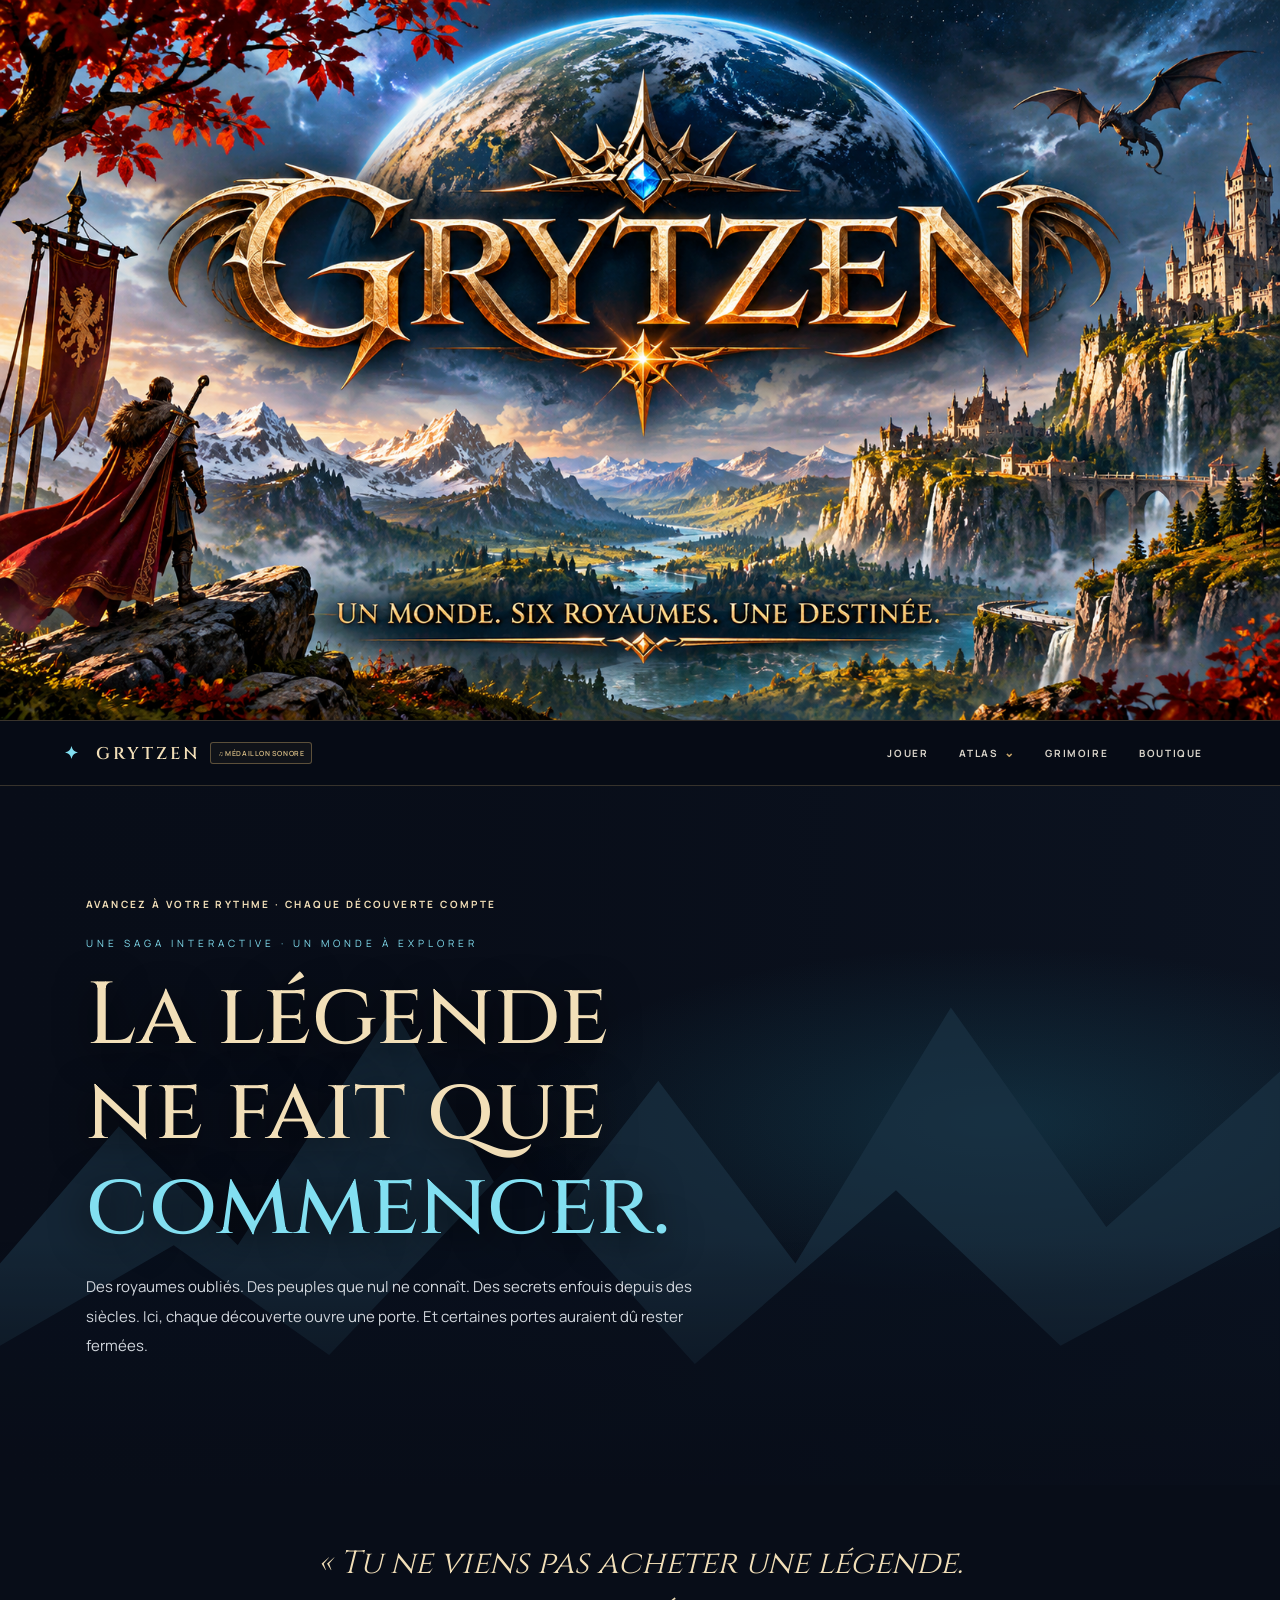
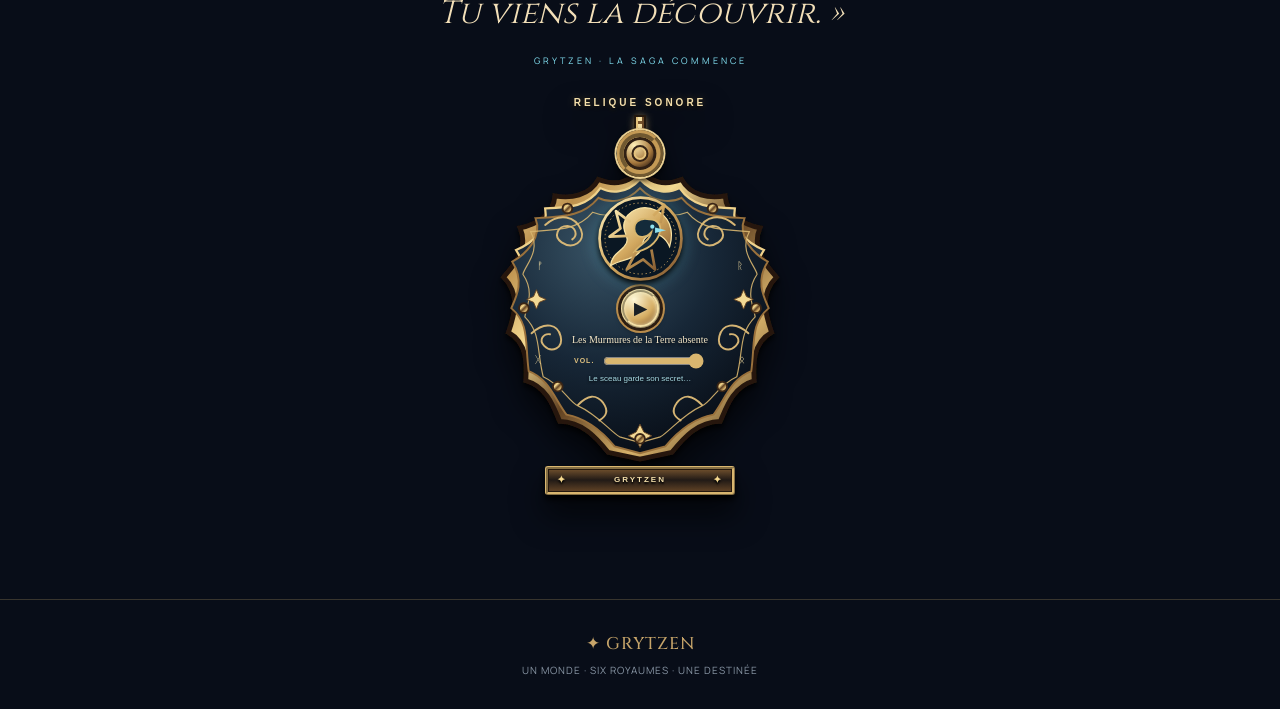
<file: index.html>
<!doctype html><html lang="fr"><head>
<meta charset="utf-8"><meta name="viewport" content="width=device-width, initial-scale=1">
<meta name="theme-color" content="#080d18">
<link rel="preconnect" href="https://fonts.googleapis.com"><link rel="preconnect" href="https://fonts.gstatic.com" crossorigin>
<link href="https://fonts.googleapis.com/css2?family=Cinzel:wght@400;500;600;700&family=Manrope:wght@400;500;600;700&display=swap" rel="stylesheet">
<link rel="stylesheet" href="css/style.css">

<meta name="description" content="Explorez GRYTZEN : un monde fantastique, six royaumes, des aventures, des secrets et des reliques à découvrir.">
<title>GRYTZEN — Un monde. Six royaumes. Une destinée.</title>
<style>
:root{--night:#080d18;--gold:#c7a56a;--pale:#f2dfb8;--ice:#82dff1;--line:rgba(210,178,119,.25)}
*{box-sizing:border-box}html{scroll-behavior:smooth}body{margin:0;background:var(--night);color:#f4efe5;font-family:Manrope,Arial,sans-serif;line-height:1.65}
.banner{width:100%;overflow:hidden;background:#050912;border-bottom:1px solid var(--line)}.banner img{width:100%;height:auto;display:block}


:root{--ff-night:#080d18;--ff-panel:#111b2a;--ff-gold:#c7a56a;--ff-pale:#f2dfb8;--ff-ice:#82dff1;--ff-muted:#aeb8c6;--ff-line:rgba(210,178,119,.24)}
*{box-sizing:border-box}body{background:var(--ff-night);color:#f4efe5}
.site-header{position:sticky;top:0;z-index:100;background:rgba(7,12,22,.94);backdrop-filter:blur(14px);border-bottom:1px solid var(--ff-line)}
.site-header .nav{max-width:1200px;margin:auto;display:flex;align-items:center;justify-content:space-between;gap:18px;padding:13px 24px}
.site-header .brand{font:600 17px Cinzel,Georgia,serif;letter-spacing:3px;color:var(--ff-pale);white-space:nowrap}.site-header .brand span{color:var(--ff-ice);margin-right:8px}
.site-header nav{display:flex;align-items:center;justify-content:center;gap:5px;flex-wrap:wrap}
.site-header nav a{display:flex;align-items:center;min-height:38px;padding:0 13px;color:#d9d4ca;font:700 10px Manrope,sans-serif;letter-spacing:1.6px}
.site-header nav a:hover,.site-header nav a[aria-current=page]{color:var(--ff-ice)}
footer{border-top:1px solid var(--ff-line);padding:32px 20px;text-align:center;color:#8996a5;font:10px Manrope,sans-serif;letter-spacing:1px}
footer strong{display:block;margin-bottom:8px;color:var(--ff-gold);font:500 17px Cinzel,serif}
.page-kicker{color:var(--ff-ice);font:700 10px Manrope,sans-serif;letter-spacing:3px;text-transform:uppercase}
.page-title{font:500 clamp(32px,5vw,58px)/1.15 Cinzel,Georgia,serif;color:var(--ff-pale);margin:12px 0 16px}
.page-lead{max-width:720px;color:#c2cbd4;font:14px/1.9 Manrope,sans-serif}
@media(max-width:760px){.site-header .nav{padding:10px 12px;flex-direction:column;gap:7px}.site-header .brand{font-size:16px}.site-header nav{width:100%;gap:0;border-top:1px solid rgba(210,178,119,.12);padding-top:5px}.site-header nav a{min-height:34px;padding:0 9px;font-size:9px;letter-spacing:1px}}


.home-hero{min-height:calc(100vh - 290px);display:grid;align-items:center;position:relative;isolation:isolate;overflow:hidden;background:radial-gradient(ellipse at 78% 48%,rgba(42,145,175,.22),transparent 34%),linear-gradient(90deg,#080d18 0%,rgba(8,13,24,.96) 38%,rgba(8,13,24,.55) 100%),#101a2a}
.home-hero:before{content:"";position:absolute;inset:0;z-index:-1;opacity:.65;background:linear-gradient(180deg,transparent 65%,#080d18 100%),url("data:image/svg+xml,%3Csvg xmlns='http://www.w3.org/2000/svg' viewBox='0 0 1400 800'%3E%3Cpath d='M0 540L130 390 260 520 430 260 580 520 720 340 870 540 1040 260 1210 500 1400 330V800H0Z' fill='%231b3345'/%3E%3Cpath d='M0 630L190 520 360 640 560 430 760 650 980 460 1160 630 1400 500V800H0Z' fill='%23091220'/%3E%3C/svg%3E");background-size:cover;background-position:center}
.home-inner{width:min(1160px,100%);margin:auto;padding:clamp(58px,9vw,110px) 26px}
.home-note{color:var(--pale);font-size:10px;font-weight:700;letter-spacing:2.4px;margin-bottom:22px}
.home-eyebrow{color:var(--ice);font-size:10px;letter-spacing:4px}
.home-title{font:500 clamp(44px,7vw,88px)/1.08 Cinzel,Georgia,serif;color:var(--pale);max-width:780px;margin:18px 0;text-shadow:0 8px 38px #000}
.home-title em{color:var(--ice);font-style:normal}.home-copy{max-width:610px;color:#d1d6dc;font-size:15px;line-height:1.95}
.home-actions{display:flex;gap:12px;flex-wrap:wrap;margin-top:30px}
.home-button{display:inline-flex;align-items:center;justify-content:center;min-height:48px;padding:0 22px;border:1px solid var(--gold);background:linear-gradient(120deg,#d3b47b,#9b7845);color:#10131b;font-size:10px;font-weight:800;letter-spacing:1.8px}
.home-button.alt{background:rgba(5,10,18,.3);color:var(--pale);border-color:rgba(210,178,119,.55)}
.home-manifesto{max-width:850px;margin:0 auto;padding:54px 24px 68px;text-align:center}
.home-manifesto blockquote{margin:0;color:var(--pale);font:italic clamp(20px,3vw,32px)/1.55 Cinzel,serif}
.home-manifesto p{margin:16px 0 0;color:var(--ice);font-size:9px;letter-spacing:3px}
.home-atlas-menu{position:relative;display:flex;align-items:center;min-height:38px;z-index:110}
.home-atlas-menu summary{list-style:none;display:flex;align-items:center;gap:5px;min-height:38px;padding:0 13px;cursor:pointer;color:#d9d4ca;font:700 10px Manrope,sans-serif;letter-spacing:1.6px}
.home-atlas-menu summary::-webkit-details-marker{display:none}
.home-atlas-menu summary:hover,.home-atlas-menu[open] summary{color:var(--ice)}
.home-atlas-menu summary span{color:var(--gold);font-size:14px}
.home-atlas-submenu{position:absolute;top:calc(100% + 7px);left:50%;transform:translateX(-50%);width:225px;padding:8px;display:grid;gap:3px;background:#101a29;border:1px solid rgba(199,165,106,.4);border-radius:8px;box-shadow:0 14px 35px rgba(0,0,0,.55)}
.home-atlas-submenu a{padding:10px 12px;color:#e8dfcf;font:11px Manrope,sans-serif;letter-spacing:.3px}
.home-atlas-submenu a:hover{background:rgba(199,165,106,.12);color:var(--pale)}
@media(max-width:760px){.home-atlas-menu{min-height:34px}.home-atlas-menu summary{min-height:34px;padding:0 9px;font-size:9px;letter-spacing:1px}}
@media(max-width:390px){.home-atlas-menu summary{padding:0 7px;letter-spacing:.5px}}
@media(max-width:600px){.home-inner{padding:62px 20px}.home-copy{font-size:14px}.home-actions a{width:100%}}

</style>
</head><body><div class="banner"><img src="./assets/banniere-grytzen.png" alt="GRYTZEN — Un monde, six royaumes, une destinée" fetchpriority="high"></div><header class="site-header"><div class="nav"><div class="gry-brand-group"><a class="brand" href="index.html"><span>✦</span> GRYTZEN</a><button class="gry-header-control" type="button" aria-label="Lire ou mettre en pause la musique">♫ MÉDAILLON SONORE</button></div><nav aria-label="Navigation principale">
<a href="jouer.html">JOUER</a>
<details class="nav-dropdown">
  <summary aria-haspopup="true">ATLAS <span class="nav-chevron" aria-hidden="true">⌄</span></summary>
  <div class="nav-submenu">
    <a href="atlas.html?view=map" data-atlas-action="map">Carte et régions</a>
    <a href="atlas.html?view=knowledge" data-atlas-action="knowledge">Explorer les connaissances</a>
  </div>
</details>
<a href="grimoire.html">GRIMOIRE</a>
<a href="boutique.html">BOUTIQUE</a>
</nav></div></header>
<main><section class="home-hero"><div class="home-inner">
<div class="home-note">AVANCEZ À VOTRE RYTHME · CHAQUE DÉCOUVERTE COMPTE</div>
<div class="home-eyebrow">UNE SAGA INTERACTIVE · UN MONDE À EXPLORER</div>
<h1 class="home-title">La légende<br>ne fait que <em>commencer.</em></h1>
<p class="home-copy">Des royaumes oubliés. Des peuples que nul ne connaît. Des secrets enfouis depuis des siècles. Ici, chaque découverte ouvre une porte. Et certaines portes auraient dû rester fermées.</p>

</div></section><section class="home-manifesto"><blockquote>« Tu ne viens pas acheter une légende.<br>Tu viens la découvrir. »</blockquote><p>GRYTZEN · LA SAGA COMMENCE</p></section></main><footer><strong>✦ GRYTZEN</strong>UN MONDE · SIX ROYAUMES · UNE DESTINÉE</footer>
<style id="grytzen-pjax-style">
.site-header .nav, header .nav {display:flex;align-items:center;gap:18px;flex-wrap:nowrap}
.gry-brand-group{display:inline-flex;align-items:center;gap:9px;flex:0 0 auto;min-width:0}
.gry-header-control{display:inline-flex;align-items:center;justify-content:center;flex:0 0 auto;min-height:22px;height:22px;padding:0 7px;margin:0;border:1px solid rgba(199,165,106,.42);border-radius:3px;color:#d8bd86;background:rgba(199,165,106,.055);font:600 7px/1 Manrope,Arial,sans-serif;letter-spacing:.55px;text-decoration:none;white-space:nowrap;cursor:pointer;transition:all .2s}
.gry-header-control:hover{color:#f4dfb8;border-color:#d9b66f;background:rgba(199,165,106,.13)}
.site-header nav{margin-left:auto;min-width:0}
@media(max-width:760px){
 .site-header .nav,header .nav{flex-direction:column!important;justify-content:center!important;gap:7px!important;padding:9px 10px!important}
 .gry-brand-group{align-self:center;gap:8px}
 .gry-header-control{display:inline-flex;align-items:center;justify-content:center;flex:0 0 auto;min-height:22px;height:22px;padding:0 7px;margin:0;border:1px solid rgba(199,165,106,.42);border-radius:3px;color:#d8bd86;background:rgba(199,165,106,.055);font:600 7px/1 Manrope,Arial,sans-serif;letter-spacing:.55px;text-decoration:none;white-space:nowrap;cursor:pointer;transition:all .2s}
 .site-header nav{width:100%;margin:0;justify-content:center;border-top:1px solid rgba(210,178,119,.12);padding-top:4px}
}
</style>
<script src="js/audio-player.js"></script>
<script src="js/grytzen-persistent-nav.js"></script>

</body></html>
</file>
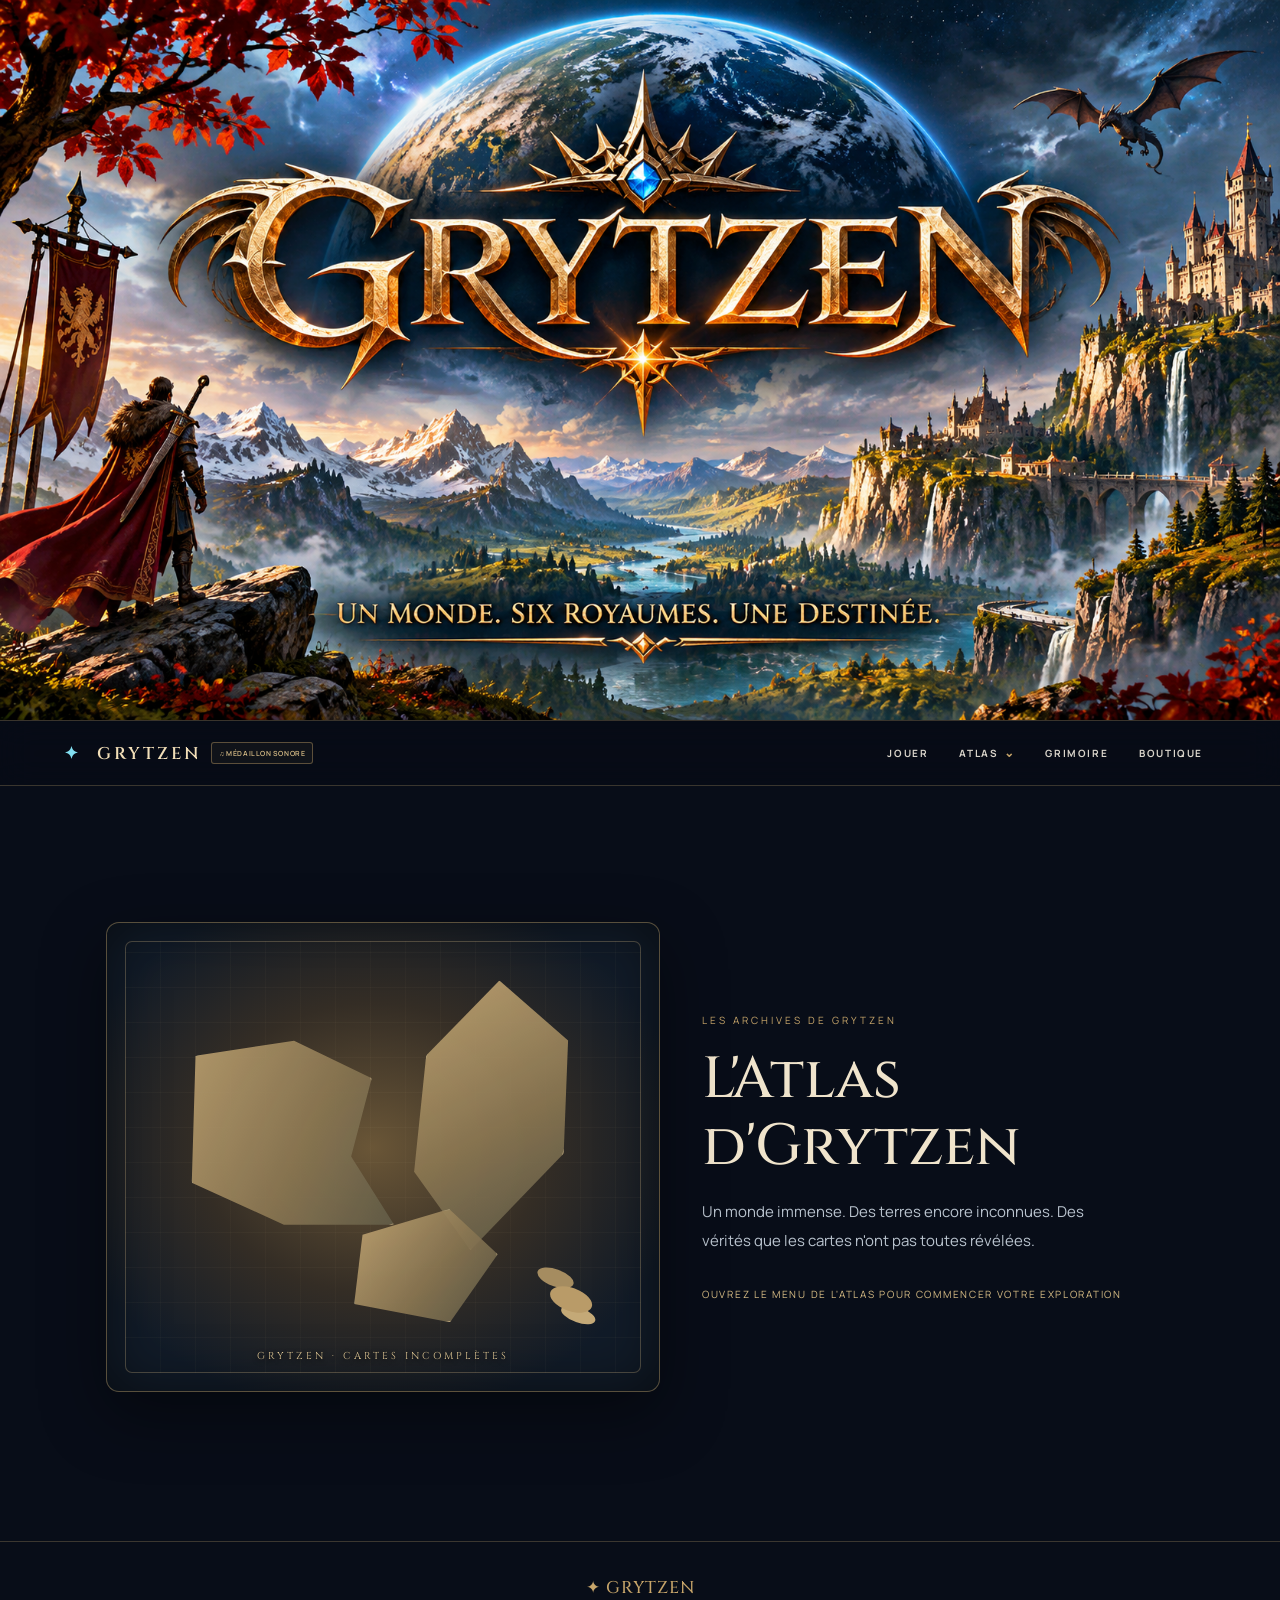
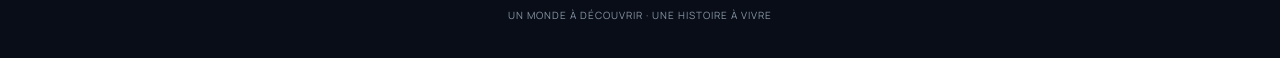
<file: atlas.html>
<!doctype html>
<html lang="fr"><head>
<meta charset="utf-8"><meta name="viewport" content="width=device-width, initial-scale=1">
<meta name="theme-color" content="#080d18"><meta name="gryzten-version" content="atlas-grytzen-v2">
<title>GRYTZEN — L'Atlas</title>
<link rel="preconnect" href="https://fonts.googleapis.com"><link rel="preconnect" href="https://fonts.gstatic.com" crossorigin>
<link href="https://fonts.googleapis.com/css2?family=Cinzel:wght@400;500;600;700&family=Manrope:wght@400;500;600;700&display=swap" rel="stylesheet">
<link rel="stylesheet" href="css/style.css"><style>
header .nav{max-width:1200px;margin:auto;padding:13px 24px;display:flex;align-items:center;justify-content:space-between;gap:18px}
header .brand{font:600 17px Cinzel,Georgia,serif;letter-spacing:3px;color:#f2dfb8;white-space:nowrap}
header nav{display:flex;align-items:center;justify-content:center;gap:5px;flex-wrap:wrap}
header nav>a{display:flex;align-items:center;min-height:38px;padding:0 13px;color:#d9d4ca;font:700 10px Manrope,sans-serif;letter-spacing:1.6px}
header nav>a:hover{color:#82dff1}
@media(max-width:760px){header .nav{padding:10px 12px;flex-direction:column;gap:7px}header .brand{font-size:16px}header nav{width:100%;gap:0;padding-top:5px}header nav>a{min-height:34px;padding:0 9px;font-size:9px;letter-spacing:1px}}
</style>
<style id="atlas-global-navigation-fix">
header nav>a{display:flex;align-items:center;min-height:38px;padding:0 13px;color:#d9d4ca;font:700 10px Manrope,sans-serif;letter-spacing:1.6px;text-decoration:none;white-space:nowrap}
header nav>a:hover{color:#82dff1}
.atlas-return-home{display:inline-flex;align-items:center;gap:8px;margin:22px 26px 0;padding:10px 15px;border:1px solid rgba(194,157,91,.42);border-radius:7px;background:rgba(19,31,48,.72);color:#e5d1a9;text-decoration:none;font:600 11px Manrope,sans-serif;letter-spacing:.7px;transition:background .2s,border-color .2s,color .2s}
.atlas-return-home:hover{background:rgba(194,157,91,.13);border-color:#c29d5b;color:#fff0cf}
.atlas-lore>.atlas-return-home{margin:0 0 22px}
@media(max-width:760px){header nav>a{min-height:34px;padding:0 9px;font-size:9px;letter-spacing:1px}.atlas-return-home{margin:16px 14px 0;font-size:10px}.atlas-lore>.atlas-return-home{margin:0 0 18px}}
</style>
</head><body><div class="banner"><img src="assets/banniere-grytzen.png" alt="Bannière GRYTZEN"></div><header><div class="nav">
<div class="gry-brand-group"><a class="brand" href="index.html"><span>✦</span> GRYTZEN</a><button class="gry-header-control" type="button" aria-label="Lire ou mettre en pause la musique">♫ MÉDAILLON SONORE</button></div>
<nav aria-label="Navigation principale">
<a href="jouer.html">JOUER</a>
<details class="nav-dropdown">
  <summary aria-haspopup="true">ATLAS <span class="nav-chevron" aria-hidden="true">⌄</span></summary>
  <div class="nav-submenu">
    <a href="atlas.html?view=map" data-atlas-action="map">Carte et régions</a>
    <a href="atlas.html?view=knowledge" data-atlas-action="knowledge">Explorer les connaissances</a>
  </div>
</details>
<a href="grimoire.html">GRIMOIRE</a>
<a href="boutique.html">BOUTIQUE</a>
</nav>
</div></header><main>
<section class="atlas-home" id="atlas-home">
  <div class="atlas-home-art" role="img" aria-label="Illustration mystérieuse des terres connues d'Grytzen">
    <div class="home-continent home-c1"></div><div class="home-continent home-c2"></div><div class="home-continent home-c3"></div>
    <div class="home-island"></div><span class="home-map-stamp">GRYTZEN · CARTES INCOMPLÈTES</span>
  </div>
  <div class="atlas-home-copy">
    <div class="eyebrow">LES ARCHIVES DE GRYTZEN</div>
    <h1>L'Atlas d'Grytzen</h1>
    <p>Un monde immense. Des terres encore inconnues. Des vérités que les cartes n'ont pas toutes révélées.</p>
    <span class="atlas-home-hint">Ouvrez le menu de l'Atlas pour commencer votre exploration</span>
  </div>
</section>
<div class="atlas-wrap" id="atlas" hidden>
<section class="content atlas">
<div aria-label="Carte stylisée et mystérieuse des terres de GRYTZEN" class="map-art" role="img"><div class="continent c1"></div><div class="continent c2"></div><div class="continent c3"></div><div class="island"></div><span class="map-label l1">AURENTH</span><span class="map-label l2">VARKHÖL</span><span class="map-label l3">ORVANE</span><button aria-label="Découvrir Aurenth" class="map-pin pin1" data-region="aurenth"></button><button aria-label="Découvrir Varkhöl" class="map-pin pin2" data-region="varkhol"></button><button aria-label="Découvrir Orvane" class="map-pin pin3" data-region="orvane"></button><div class="map-caption">ATLAS INCOMPLET · TERRES CONNUES</div></div>
<div class="atlas-copy"><div class="eyebrow">L'ATLAS DES TERRES CONNUES</div><h2>Un monde immense.<br/>Des secrets sans fin.</h2><p>Six régions composent les premières pages de notre atlas. Certaines sont connues, d'autres cachent des civilisations dont l'existence même est contestée. La carte complète reste à découvrir.</p>
</div>
</section>
<section class="atlas-explorer atlas-explorer-compact">
<details class="regions-accordion" id="regions-accordion">
<summary class="regions-accordion-toggle">
<span><span class="eyebrow">L'ATLAS D'GRYTZEN</span><strong>Explorer les six régions</strong><small>Choisissez un territoire pour en découvrir la fiche.</small></span>
<span class="accordion-symbol" aria-hidden="true">＋</span>
</summary>
<div class="regions-accordion-content">
<div class="region-cards" id="region-cards">
<button class="region-card selected" data-region="aurenth"><span class="index">01 · TERRES ROYALES</span><h3>AURENTH</h3><p>Des plaines fertiles, des cités fortifiées et des dynasties anciennes.</p><span class="discover">CONSULTER LA FICHE ↗</span></button>
<button class="region-card" data-region="varkhol"><span class="index">02 · HAUTES TERRES</span><h3>VARKHÖL</h3><p>Des montagnes glacées et des forteresses taillées dans la pierre.</p><span class="discover">CONSULTER LA FICHE ↗</span></button>
<button class="region-card" data-region="sylvara"><span class="index">03 · TERRES VIVANTES</span><h3>SYLVARA</h3><p>Une forêt immense où les chemins semblent se déplacer.</p><span class="discover">CONSULTER LA FICHE ↗</span></button>
<button class="region-card" data-region="drakem"><span class="index">04 · TERRES ARDENTES</span><h3>DRAKEM</h3><p>Des volcans, des cités de roche noire et des machines oubliées.</p><span class="discover">CONSULTER LA FICHE ↗</span></button>
<button class="region-card" data-region="orvane"><span class="index">05 · ARCHIPEL</span><h3>ÎLES D'ORVANE</h3><p>Des cités portuaires et des routes maritimes incertaines.</p><span class="discover">CONSULTER LA FICHE ↗</span></button>
<button class="region-card" data-region="nereth"><span class="index">06 · MONDE SOUTERRAIN</span><h3>NÉRÉTH</h3><p>Des profondeurs dont l'existence même reste contestée.</p><span class="discover">CONSULTER LA FICHE ↗</span></button>
</div>
<div aria-live="polite" class="region-dossier">
<div class="dossier-mark"><span id="dossier-symbol">A</span></div>
<div class="dossier-copy"><div class="eyebrow" id="dossier-kicker">FICHE DE RÉGION · 01</div><h3 id="dossier-title">AURENTH — Les terres des couronnes</h3><p id="dossier-description">Au cœur des terres connues s'étendent les royaumes d'Aurenth. Des routes anciennes relient les cités fortifiées, les marchés et les domaines des grandes maisons. Les chroniques y sont nombreuses, mais certaines pages semblent avoir été volontairement arrachées.</p>
<div class="dossier-facts">
<div class="dossier-fact"><b>PAYSAGES</b><span id="dossier-landscape">Plaines, forêts tempérées, collines et citadelles</span></div>
<div class="dossier-fact"><b>PEUPLE ASSOCIÉ</b><span id="dossier-people">Les Auréans</span></div>
<div class="dossier-fact"><b>RÉPUTATION</b><span id="dossier-reputation">Pouvoirs anciens, alliances et rivalités</span></div>
<div class="dossier-fact"><b>MYSTÈRE CONNU</b><span id="dossier-mystery">Des archives qui ne racontent pas toute l'histoire</span></div>
</div></div></div>
</div>
</details>
</section></div>

<style>
/* Accueil de l'Atlas : écran d'entrée immersif */
.atlas-home{min-height:calc(100vh - 145px);max-width:1120px;margin:0 auto;padding:48px 26px 62px;display:grid;grid-template-columns:1.08fr .92fr;align-items:center;gap:42px}
.atlas-home[hidden],.atlas-wrap[hidden],.atlas-lore[hidden]{display:none!important}
.atlas-home-art{position:relative;min-height:390px;aspect-ratio:1.18/1;overflow:hidden;border:1px solid rgba(194,157,91,.4);border-radius:13px;background:radial-gradient(ellipse at 48% 48%,#6a5637 0%,#342d25 42%,#111b28 78%);box-shadow:0 22px 65px rgba(0,0,0,.42),inset 0 0 55px rgba(0,0,0,.55)}
.atlas-home-art:before{content:"";position:absolute;inset:18px;border:1px solid rgba(225,196,139,.27);border-radius:7px;background:repeating-linear-gradient(0deg,transparent 0 34px,rgba(229,203,157,.07) 35px),repeating-linear-gradient(90deg,transparent 0 34px,rgba(229,203,157,.06) 35px)}
.home-continent{position:absolute;background:linear-gradient(135deg,#c5a875,#8d7954 55%,#5c5947);opacity:.9;filter:drop-shadow(4px 8px 4px rgba(0,0,0,.55));border:1px solid rgba(244,220,170,.5)}
.home-c1{width:37%;height:48%;left:14%;top:23%;transform:rotate(-19deg);clip-path:polygon(22% 0,70% 8%,100% 35%,78% 65%,87% 100%,36% 84%,0 53%)}
.home-c2{width:29%;height:57%;right:16%;top:13%;transform:rotate(17deg);clip-path:polygon(30% 0,82% 14%,100% 55%,62% 100%,14% 78%,0 35%)}
.home-c3{width:27%;height:24%;left:44%;bottom:14%;transform:rotate(-8deg);clip-path:polygon(12% 12%,72% 0,100% 46%,62% 100%,0 72%)}
.home-island{position:absolute;width:8%;height:5%;right:12%;bottom:17%;border-radius:50%;background:#b99b68;transform:rotate(20deg);box-shadow:-22px -15px 0 -3px #a58c60,12px 12px 0 -4px #c4a977}
.home-map-stamp{position:absolute;left:50%;bottom:28px;transform:translateX(-50%);white-space:nowrap;color:#e2c995;font:10px Cinzel,serif;letter-spacing:3px;text-shadow:0 2px 5px #000}
.atlas-home-copy{max-width:480px}
.atlas-home-copy .eyebrow{color:var(--gold,#c29d5b);letter-spacing:3px}
.atlas-home-copy h1{font:500 clamp(36px,5vw,58px) Cinzel,serif;line-height:1.15;color:#f0e4cc;margin:18px 0}
.atlas-home-copy p{font:15px/1.9 Manrope,sans-serif;color:#b9c3ce;max-width:430px}
.atlas-home-hint{display:block;margin-top:32px;color:#d8bd85;font:10px Manrope,sans-serif;letter-spacing:1.7px;text-transform:uppercase}
@media(max-width:760px){.atlas-home{min-height:calc(100vh - 120px);grid-template-columns:1fr;gap:25px;padding:28px 18px 42px;align-content:center}.atlas-home-art{min-height:270px;max-height:360px}.atlas-home-copy{text-align:center;margin:auto}.atlas-home-copy p{margin-left:auto;margin-right:auto}.atlas-home-hint{margin-top:20px}}

/* Atlas : explorateur compact, ouvert uniquement à la demande */
.atlas-copy .region-list,
.atlas-copy .region-detail{display:none!important}
.atlas-explorer-compact{max-width:1050px;margin:24px auto 0;padding:0 26px}
.regions-accordion{border:1px solid rgba(194,157,91,.32);border-radius:12px;background:rgba(19,31,48,.55);overflow:hidden}
.regions-accordion-toggle{list-style:none;display:flex;align-items:center;justify-content:space-between;gap:16px;padding:17px 20px;cursor:pointer}
.regions-accordion-toggle::-webkit-details-marker{display:none}
.regions-accordion-toggle>span:first-child{display:grid;gap:5px}
.regions-accordion-toggle .eyebrow{color:var(--gold)}
.regions-accordion-toggle strong{font:500 clamp(18px,2.5vw,23px) var(--serif);color:var(--pale)}
.regions-accordion-toggle small{font:12px Manrope,sans-serif;color:var(--muted);line-height:1.5}
.accordion-symbol{flex:0 0 34px;width:34px;height:34px;border:1px solid rgba(194,157,91,.4);border-radius:50%;display:grid;place-items:center;color:var(--gold);font:22px Manrope,sans-serif;transition:transform .2s}
.regions-accordion[open] .accordion-symbol{transform:rotate(45deg)}
.regions-accordion-content{padding:0 18px 20px;border-top:1px solid rgba(194,157,91,.16)}
.regions-accordion-content .region-cards{margin-top:18px}
@media(max-width:650px){
 .atlas-explorer-compact{margin-top:16px;padding:0 14px}
 .regions-accordion-toggle{padding:15px 14px}
 .regions-accordion-content{padding:0 10px 14px}
}

.atlas-lore{max-width:1050px;margin:34px auto 0;padding:18px 26px 80px}
.lore-heading{text-align:center;max-width:720px;margin:0 auto 24px}
.lore-heading .eyebrow{color:var(--gold)}
.lore-heading h2{font:500 clamp(27px,4vw,38px) var(--serif);color:var(--pale);margin:10px 0}
.lore-heading p{color:var(--muted);line-height:1.75;font-size:14px}
.lore-picker{max-width:560px;margin:0 auto 24px;padding:18px;border:1px solid rgba(194,157,91,.25);border-radius:12px;background:rgba(19,31,48,.65)}
.lore-picker label{display:block;color:#d8bd85;font-size:11px;letter-spacing:.12em;text-transform:uppercase;margin-bottom:10px}
.lore-picker select{width:100%;padding:14px 42px 14px 14px;border:1px solid rgba(194,157,91,.35);border-radius:8px;background:#101a29;color:#f1e5cf;font:500 15px Manrope, sans-serif;}
.lore-picker select:focus{outline:2px solid #c29d5b;outline-offset:2px}
.lore-panel{padding:26px;border:1px solid rgba(194,157,91,.22);border-radius:13px;background:linear-gradient(145deg,rgba(19,31,48,.78),rgba(7,13,24,.88))}
.lore-panel[hidden]{display:none}
.lore-panel h3{font:500 clamp(22px,3vw,29px) var(--serif);color:var(--pale);margin:8px 0 12px}
.lore-panel>p{color:var(--muted);line-height:1.8;font-size:14px}
.lore-grid{display:grid;grid-template-columns:repeat(2,minmax(0,1fr));gap:13px;margin-top:20px}
.lore-card{padding:17px;border:1px solid rgba(194,157,91,.18);border-radius:9px;background:rgba(255,255,255,.025)}
.lore-card h4{font:500 16px var(--serif);color:#e8d4aa;margin:0 0 8px}
.lore-card p{font-size:13px;line-height:1.7;color:#b9c3ce;margin:0}
.lore-tag{display:inline-block;color:#8fc8d7;font-size:10px;letter-spacing:.13em;text-transform:uppercase;margin-bottom:8px}
.lore-note{margin-top:18px;padding:15px 17px;border-left:2px solid var(--gold);background:rgba(194,157,91,.07);color:#d9c9a7;font-size:13px;line-height:1.8}
.lore-table{width:100%;border-collapse:collapse;margin-top:16px;font-size:13px}
.lore-table th,.lore-table td{text-align:left;padding:11px;border-bottom:1px solid rgba(194,157,91,.17);vertical-align:top}
.lore-table th{color:#d8bd85;font-weight:600}.lore-table td{color:#c1cad3;line-height:1.6}
.lore-unknown{color:#8fc8d7;font-size:11px;letter-spacing:.12em;text-transform:uppercase;margin-top:15px}
@media(max-width:650px){.atlas-lore{padding:12px 16px 55px}.lore-picker{padding:14px}.lore-panel{padding:20px 16px}.lore-grid{grid-template-columns:1fr}.lore-table{font-size:12px}.lore-table th,.lore-table td{padding:9px 7px}}
</style>
<section class="atlas-lore" id="atlas-lore" aria-label="Connaissances générales sur Grytzen" hidden>
  <header class="lore-heading">
    <div class="eyebrow">LES ARCHIVES DU MONDE</div>
    <h2>Explorer les connaissances d'Grytzen</h2>
    <p>Choisissez un sujet pour consulter les récits, les connaissances et les mystères consignés dans l'Atlas.</p>
  </header>
  <div class="lore-picker">
    <label for="lore-choice">Que souhaitez-vous découvrir ?</label>
    <select id="lore-choice" aria-controls="lore-panels">
      <option value="temps">Le temps et les calendriers</option>
      <option value="langues">Les peuples et les langues</option>
      <option value="croyances">Les croyances et les mythes</option>
      <option value="magie">La magie</option>
      <option value="terre-absente">La Terre absente</option>
    </select>
  </div>
  <div id="lore-panels" aria-live="polite">
    <section class="lore-panel" id="lore-temps">
      <span class="lore-tag">Chronologie · Calendriers</span>
      <h3>Le temps n'a pas la même origine pour tous</h3>
      <p>Les peuples d'Grytzen ne partagent pas une chronologie universelle. Chaque civilisation compte les années à partir d'événements qu'elle juge fondateurs. Deux dates différentes peuvent donc désigner le même événement, sans qu'aucune puisse être facilement vérifiée.</p>
      <div class="lore-grid">
        <article class="lore-card"><h4>Le Calendrier des Couronnes</h4><p><b>Aurenth.</b> Les années sont comptées depuis la fondation du premier royaume reconnu par les chroniqueurs auréans.</p></article>
        <article class="lore-card"><h4>Le Compte des Pierres</h4><p><b>Varkhöl.</b> La mémoire du temps se transmet par des générations et des événements gravés dans la roche.</p></article>
        <article class="lore-card"><h4>Le Cycle des Racines</h4><p><b>Sylvara.</b> Les cycles sont associés aux transformations de la forêt. Leur commencement ne fait pas toujours consensus.</p></article>
        <article class="lore-card"><h4>Le Décompte des Cendres</h4><p><b>Drakem.</b> Les chronologies prennent pour repères des bouleversements, des éruptions et des chutes anciennes.</p></article>
        <article class="lore-card"><h4>Le Calendrier des Marées</h4><p><b>Orvane.</b> Les navigateurs datent leurs voyages selon les marées, les cycles lunaires et les observations du ciel.</p></article>
        <article class="lore-card"><h4>Les profondeurs de Néréth</h4><p><b>Néréth.</b> Aucun calendrier fiable ne peut être attribué à ce monde dont l'existence reste contestée.</p></article>
      </div>
      <div class="lore-note"><b>Le calendrier dit commun :</b> une année de référence compte 360 jours, répartis en douze mois de trente jours. Quatre saisons sont largement reconnues : L'Éveil, le Haut-Soleil, le Déclin et le Long-Givre. Le Voile revient, mais sa durée et sa place dans l'année sont disputées. Certains le comptent comme une cinquième saison, d'autres comme une période extérieure au calendrier. La manière de concilier ces comptes reste inconnue.</div>
    </section>
    <section class="lore-panel" id="lore-langues" hidden>
      <span class="lore-tag">Peuples · Langues</span>
      <h3>Des peuples qui se croisent et des langues qui se répondent</h3>
      <p>Les langues vivantes ont évolué au fil des migrations, des échanges et des conflits. Des dialectes locaux coexistent avec une langue commune dont l'origine demeure mystérieuse.</p>
      <table class="lore-table"><thead><tr><th>Région</th><th>Peuple</th><th>Langue principale</th></tr></thead><tbody>
        <tr><td>Aurenth</td><td>Auréans</td><td>Auréen</td></tr><tr><td>Varkhöl</td><td>Varkhans</td><td>Varkhan</td></tr><tr><td>Sylvara</td><td>Sylvari</td><td>Sylvain</td></tr><tr><td>Drakem</td><td>Drakéens</td><td>Drakéen</td></tr><tr><td>Orvane</td><td>Orvaniens</td><td>Orvanien</td></tr>
      </tbody></table>
      <div class="lore-note"><b>La Langue commune :</b> elle circule entre les peuples, mais nul ne sait qui l'a créée. Des mots semblables apparaissent dans des inscriptions très anciennes, parfois attribuées à des civilisations qui auraient précédé les royaumes connus. Certains chercheurs évoquent la Terre absente.</div>
      <p class="lore-unknown">Fragments non traduits · Langues premières · Origines disputées</p>
    </section>
    <section class="lore-panel" id="lore-croyances" hidden>
      <span class="lore-tag">Religions · Mythes</span><h3>Les dieux dont personne ne connaît la vérité</h3>
      <p>Les croyances d'Grytzen sont multiples et contradictoires. Aucune preuve ne permet de confirmer l'existence des dieux, des esprits ou des puissances invoquées par les peuples.</p>
      <div class="lore-grid">
        <article class="lore-card"><h4>Les Célestes</h4><p>Ils prient les astres et cherchent dans le ciel les signes du destin.</p></article>
        <article class="lore-card"><h4>Les Anciens</h4><p>Ils honorent des entités dont les noms se sont effacés des archives.</p></article>
        <article class="lore-card"><h4>Les Vivants</h4><p>Ils considèrent les forêts, les fleuves, les montagnes et les océans comme des forces sacrées.</p></article>
        <article class="lore-card"><h4>Les Veilleurs</h4><p>Ils pensent qu'une présence observe Grytzen depuis un lieu ou un temps inconnu.</p></article>
        <article class="lore-card"><h4>Les Sans-Temple</h4><p>Ils refusent les religions et voient dans les dieux des créations des peuples.</p></article>
      </div>
      <div class="lore-note">Des statues sans visage ont été retrouvées dans plusieurs régions. Certaines semblent antérieures aux plus anciennes civilisations connues. Leur identité et leur fonction restent inconnues.</div>
    </section>
    <section class="lore-panel" id="lore-magie" hidden>
      <span class="lore-tag">Arts occultes · Phénomènes</span><h3>La magie n'a pas une seule origine</h3>
      <p>Les érudits distinguent plusieurs formes de magie. Ces catégories sont des outils de classement : elles ne prouvent pas que les phénomènes étudiés partagent une même nature.</p>
      <div class="lore-grid">
        <article class="lore-card"><h4>La magie primordiale</h4><p>Associée à des forces qui auraient précédé les peuples et les civilisations.</p></article>
        <article class="lore-card"><h4>La magie naturelle</h4><p>Liée au vivant, aux éléments et aux lieux où le monde semble réagir.</p></article>
        <article class="lore-card"><h4>La magie des arcanes</h4><p>Étudiée au moyen de signes, de formules, de symboles et de rituels.</p></article>
        <article class="lore-card"><h4>La magie des reliques</h4><p>Associée à des objets anciens dont les propriétés ne peuvent être reproduites.</p></article>
        <article class="lore-card"><h4>La magie du Voile</h4><p>Nom donné à des phénomènes inexpliqués parfois observés pendant le Voile.</p></article>
        <article class="lore-card"><h4>La sixième forme</h4><p>Évoquée dans quelques textes dont le nom a été effacé. Son existence même est incertaine.</p></article>
      </div>
      <div class="lore-note"><b>Qui peut pratiquer la magie ?</b> Cela dépendrait de sa forme. Certaines pratiques s'apprennent, d'autres semblent liées à une lignée, à un lieu, à une relique ou à un choix incompréhensible. Toute utilisation peut entraîner un prix : mémoire altérée, dette, transformation ou conséquence imprévisible. Ces règles restent à documenter.</div>
    </section>
    <section class="lore-panel" id="lore-terre-absente" hidden>
      <span class="lore-tag">Mystère majeur · Cartes interdites</span><h3>La Terre absente</h3>
      <p>Des cartes anciennes, des récits et des fragments de textes mentionnent une terre qui ne figure sur aucune carte fiable. Certains la placent au-delà des océans, d'autres sous le monde connu, ou dans un lieu qui ne peut être atteint par les routes ordinaires.</p>
      <div class="lore-note">Aucune expédition reconnue n'a confirmé son existence. Pourtant, son nom revient dans des documents issus de régions qui n'auraient jamais dû communiquer entre elles.</div>
    </section>
  </div>
</section>
<style>
/* Menu déroulant de l'Atlas : reste au-dessus du contenu pendant le défilement */
header{position:sticky;top:0;z-index:9999;overflow:visible}
header .nav{position:relative;z-index:10000;overflow:visible}
header nav{position:relative;z-index:10000;overflow:visible}
.nav-dropdown{position:relative;z-index:10001;display:inline-block;color:inherit}
.nav-dropdown>summary{list-style:none;cursor:pointer;display:flex;align-items:center;gap:6px;font-family:var(--sans);font-size:10px;letter-spacing:2px;font-weight:700;padding:10px 14px;color:#d9d4ca;line-height:normal;transition:.25s}
.nav-dropdown>summary:hover,.nav-dropdown[open]>summary{color:var(--ice)}
.nav-dropdown>summary::-webkit-details-marker{display:none}
.nav-chevron{font-size:14px;color:var(--gold,#c29d5b);transition:transform .2s}
.nav-dropdown[open] .nav-chevron{transform:rotate(180deg)}
.nav-dropdown:not([open])>.nav-submenu{display:none!important}\n.nav-submenu{position:absolute;z-index:10002;top:calc(100% + 13px);left:50%;transform:translateX(-50%);width:230px;padding:8px;border:1px solid rgba(194,157,91,.35);border-radius:10px;background:#101a29;box-shadow:0 14px 35px rgba(0,0,0,.45);display:grid;gap:2px}
.nav-submenu a{display:block;padding:10px 12px;border-radius:6px;color:#e8dfcf;text-decoration:none;font-size:12px;letter-spacing:.04em;white-space:normal}
.nav-submenu a:hover,.nav-submenu a:focus{background:rgba(194,157,91,.13);color:#e6c98e}
.atlas-lore[hidden]{display:none}
@media(max-width:760px){.nav-dropdown>summary{font-size:9px;padding:9px 10px;letter-spacing:2px}}
@media(max-width:390px){.nav-dropdown>summary{letter-spacing:1px;padding:8px 7px}}
@media(max-width:650px){.nav-submenu{left:auto;right:-65px;transform:none;width:min(250px,80vw)}}
</style>
<script>
(function(){
  if(window.__GRYTZEN_ATLAS_CLEANUP__)window.__GRYTZEN_ATLAS_CLEANUP__();
  const lifecycle=new AbortController();
  window.__GRYTZEN_ATLAS_CLEANUP__=()=>lifecycle.abort();
  const chooser=document.getElementById('lore-choice');
  const lore=document.getElementById('atlas-lore');
  const map=document.getElementById('atlas');
  const home=document.getElementById('atlas-home');
  const panels=Array.from(document.querySelectorAll('.lore-panel'));
  const dropdown=document.querySelector('.nav-dropdown');
  if(!chooser||!lore||!map||!home)return;

  function closeMenu(){if(dropdown)dropdown.open=false;}
  function showLore(){
    const selected=chooser.value;
    panels.forEach(panel=>{panel.hidden=panel.id!=='lore-'+selected;});
  }
  function openView(view){
    home.hidden=true;
    map.hidden=view!=='map';
    lore.hidden=view!=='knowledge';
    closeMenu();
    if(view==='knowledge')showLore();
    window.scrollTo({top:0,behavior:'smooth'});
  }
  chooser.addEventListener('change',showLore);
  const requestedView=new URLSearchParams(window.location.search).get('view');
  if(requestedView==='knowledge' || requestedView==='map'){openView(requestedView);}

  // Le menu ne doit jamais rester ouvert au-dessus des textes de l'Atlas.
  document.addEventListener('click',function(event){
    if(dropdown && dropdown.open && !dropdown.contains(event.target)){
      dropdown.open=false;
    }
  },{signal:lifecycle.signal});
  document.addEventListener('touchstart',function(event){
    if(dropdown && dropdown.open && !dropdown.contains(event.target)){
      dropdown.open=false;
    }
  },{passive:true,signal:lifecycle.signal});
  window.addEventListener('scroll',function(){
    if(dropdown && dropdown.open)dropdown.open=false;
  },{passive:true,signal:lifecycle.signal});
  document.addEventListener('keydown',function(event){
    if(event.key==='Escape' && dropdown)dropdown.open=false;
  },{signal:lifecycle.signal});

  document.querySelectorAll('.nav-dropdown .nav-submenu a[data-atlas-action]').forEach(link=>{
    link.addEventListener('click',function(event){
      event.preventDefault();
      const destination=this.getAttribute('data-atlas-action');
      // Ferme immédiatement le menu principal L'ATLAS avant d'afficher le contenu.
      if(dropdown)dropdown.open=false;
      openView(destination);
    },true);
  });
})();
</script>
</main><footer><strong>✦ GRYTZEN</strong>UN MONDE À DÉCOUVRIR · UNE HISTOIRE À VIVRE</footer><script src="js/app.js"></script>
<style id="grytzen-pjax-style">
.site-header .nav, header .nav {display:flex;align-items:center;gap:18px;flex-wrap:nowrap}
.gry-brand-group{display:inline-flex;align-items:center;gap:9px;flex:0 0 auto;min-width:0}
.gry-header-control{display:inline-flex;align-items:center;justify-content:center;flex:0 0 auto;min-height:22px;height:22px;padding:0 7px;margin:0;border:1px solid rgba(199,165,106,.42);border-radius:3px;color:#d8bd86;background:rgba(199,165,106,.055);font:600 7px/1 Manrope,Arial,sans-serif;letter-spacing:.55px;text-decoration:none;white-space:nowrap;cursor:pointer;transition:all .2s}
.gry-header-control:hover{color:#f4dfb8;border-color:#d9b66f;background:rgba(199,165,106,.13)}
.site-header nav{margin-left:auto;min-width:0}
@media(max-width:760px){
 .site-header .nav,header .nav{flex-direction:column!important;justify-content:center!important;gap:7px!important;padding:9px 10px!important}
 .gry-brand-group{align-self:center;gap:8px}
 .gry-header-control{display:inline-flex;align-items:center;justify-content:center;flex:0 0 auto;min-height:22px;height:22px;padding:0 7px;margin:0;border:1px solid rgba(199,165,106,.42);border-radius:3px;color:#d8bd86;background:rgba(199,165,106,.055);font:600 7px/1 Manrope,Arial,sans-serif;letter-spacing:.55px;text-decoration:none;white-space:nowrap;cursor:pointer;transition:all .2s}
 .site-header nav{width:100%;margin:0;justify-content:center;border-top:1px solid rgba(210,178,119,.12);padding-top:4px}
}
</style>
<script src="js/audio-player.js"></script>
<script src="js/grytzen-persistent-nav.js"></script>

</body></html>
</file>
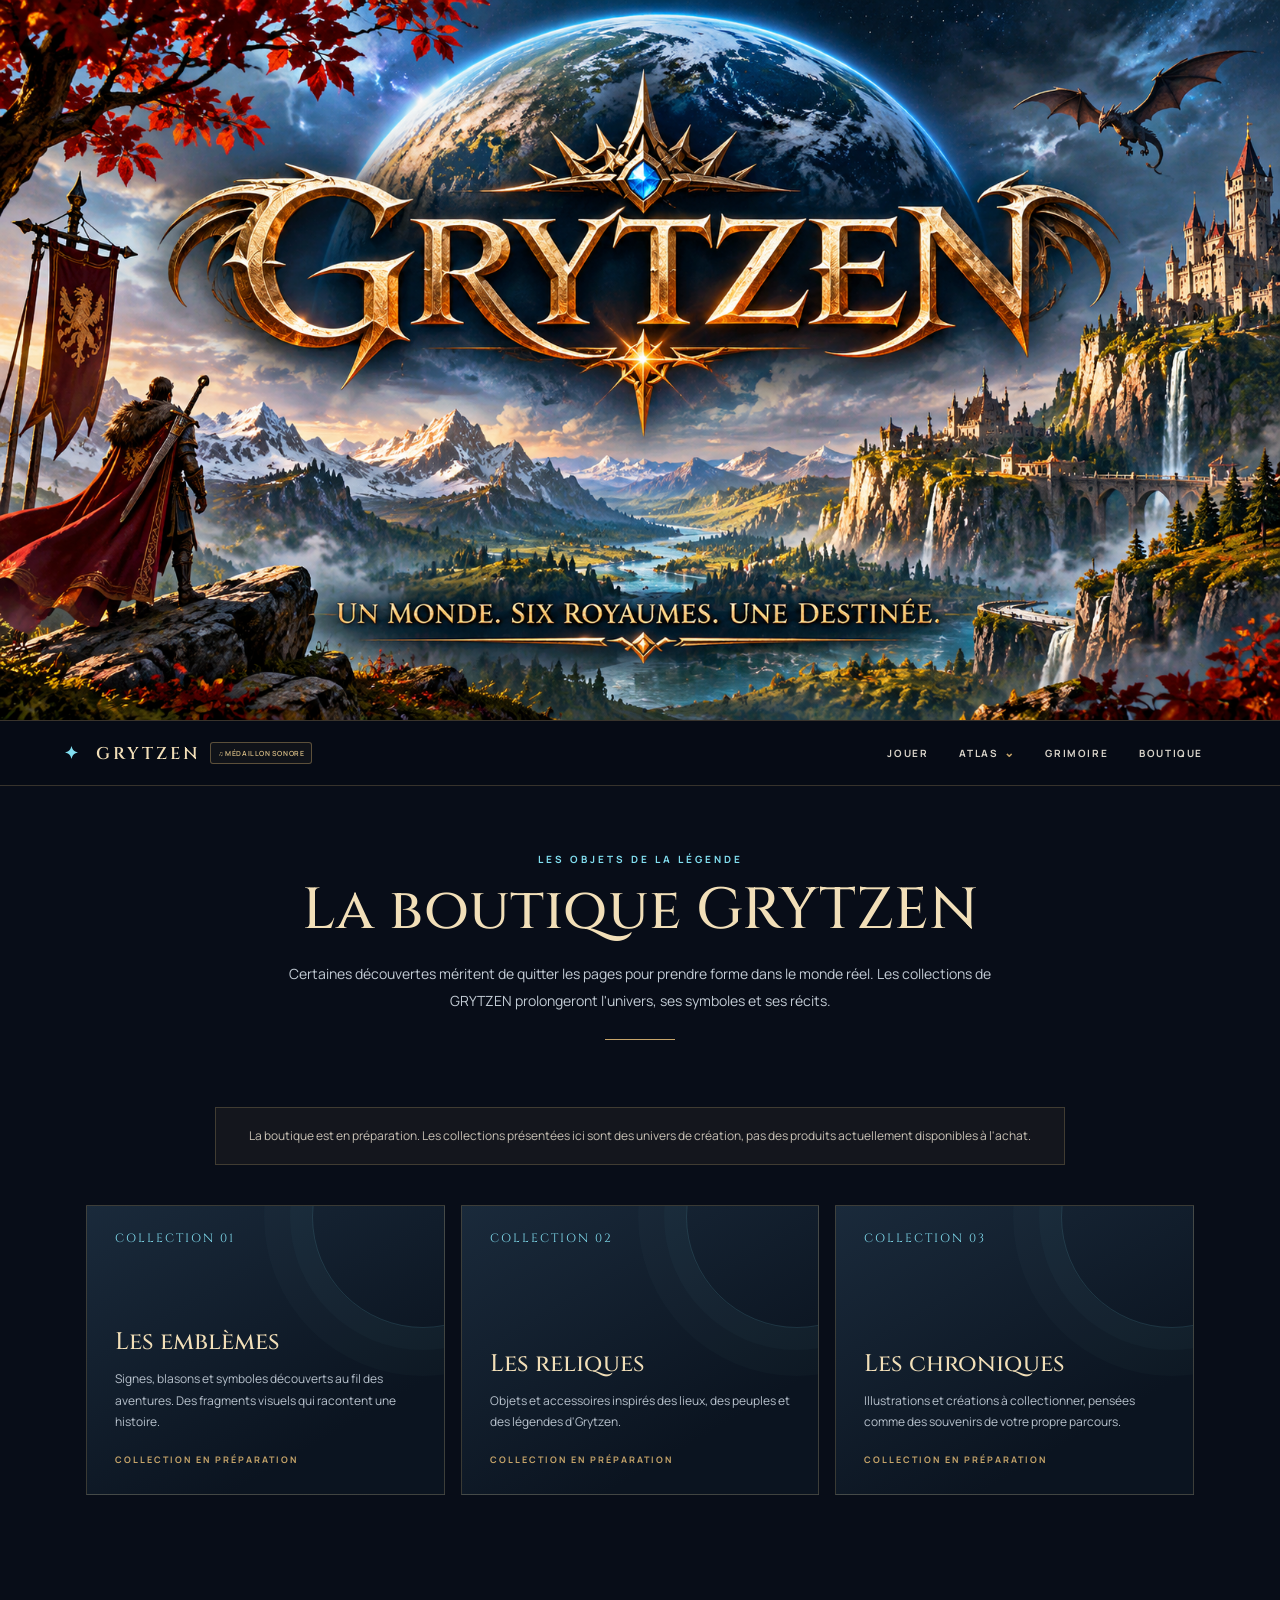
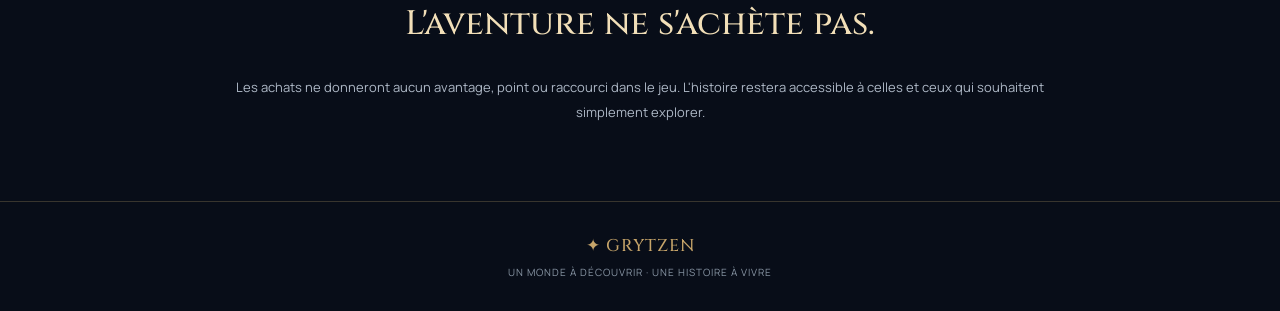
<file: boutique.html>
<!doctype html><html lang="fr"><head>
<meta charset="utf-8"><meta name="viewport" content="width=device-width, initial-scale=1">
<meta name="theme-color" content="#080d18">
<link rel="preconnect" href="https://fonts.googleapis.com"><link rel="preconnect" href="https://fonts.gstatic.com" crossorigin>
<link href="https://fonts.googleapis.com/css2?family=Cinzel:wght@400;500;600;700&family=Manrope:wght@400;500;600;700&display=swap" rel="stylesheet">
<link rel="stylesheet" href="css/style.css">

<title>GRYTZEN — Les collections</title><meta name="description" content="Découvrez les futures collections inspirées du monde de GRYTZEN.">
<style>

:root{--ff-night:#080d18;--ff-panel:#111b2a;--ff-gold:#c7a56a;--ff-pale:#f2dfb8;--ff-ice:#82dff1;--ff-muted:#aeb8c6;--ff-line:rgba(210,178,119,.24)}
*{box-sizing:border-box}body{background:var(--ff-night);color:#f4efe5}
.site-header{position:sticky;top:0;z-index:100;background:rgba(7,12,22,.94);backdrop-filter:blur(14px);border-bottom:1px solid var(--ff-line)}
.site-header .nav{max-width:1200px;margin:auto;display:flex;align-items:center;justify-content:space-between;gap:18px;padding:13px 24px}
.site-header .brand{font:600 17px Cinzel,Georgia,serif;letter-spacing:3px;color:var(--ff-pale);white-space:nowrap}.site-header .brand span{color:var(--ff-ice);margin-right:8px}
.site-header nav{display:flex;align-items:center;justify-content:center;gap:5px;flex-wrap:wrap}
.site-header nav a{display:flex;align-items:center;min-height:38px;padding:0 13px;color:#d9d4ca;font:700 10px Manrope,sans-serif;letter-spacing:1.6px}
.site-header nav a:hover,.site-header nav a[aria-current=page]{color:var(--ff-ice)}
footer{border-top:1px solid var(--ff-line);padding:32px 20px;text-align:center;color:#8996a5;font:10px Manrope,sans-serif;letter-spacing:1px}
footer strong{display:block;margin-bottom:8px;color:var(--ff-gold);font:500 17px Cinzel,serif}
.page-kicker{color:var(--ff-ice);font:700 10px Manrope,sans-serif;letter-spacing:3px;text-transform:uppercase}
.page-title{font:500 clamp(32px,5vw,58px)/1.15 Cinzel,Georgia,serif;color:var(--ff-pale);margin:12px 0 16px}
.page-lead{max-width:720px;color:#c2cbd4;font:14px/1.9 Manrope,sans-serif}
@media(max-width:760px){.site-header .nav{padding:10px 12px;flex-direction:column;gap:7px}.site-header .brand{font-size:16px}.site-header nav{width:100%;gap:0;border-top:1px solid rgba(210,178,119,.12);padding-top:5px}.site-header nav a{min-height:34px;padding:0 9px;font-size:9px;letter-spacing:1px}}


.shop-hero{max-width:1160px;margin:auto;padding:66px 26px 42px;text-align:center}.shop-hero .page-lead{margin:0 auto}
.shop-divider{width:70px;height:1px;background:var(--ff-gold);margin:25px auto}
.shop-note{max-width:850px;margin:0 auto 40px;padding:17px 22px;border:1px solid var(--ff-line);background:rgba(199,165,106,.06);color:#c8c1b5;font:12px/1.8 Manrope,sans-serif;text-align:center}
.shop-collections{max-width:1160px;margin:auto;padding:0 26px 78px;display:grid;grid-template-columns:repeat(3,1fr);gap:16px}
.shop-card{min-height:290px;position:relative;overflow:hidden;padding:28px;border:1px solid var(--ff-line);background:linear-gradient(150deg,#1a2a3b,#0b1420 75%);display:flex;flex-direction:column;justify-content:flex-end}
.shop-card:before{content:"";position:absolute;width:220px;height:220px;border:1px solid rgba(130,223,241,.14);border-radius:50%;right:-90px;top:-100px;box-shadow:0 0 0 22px rgba(130,223,241,.025),0 0 0 48px rgba(130,223,241,.02)}
.shop-number{position:absolute;top:24px;left:28px;color:var(--ff-ice);font:12px Cinzel,serif;letter-spacing:2px}
.shop-card h2{position:relative;color:var(--ff-pale);font:500 24px Cinzel,serif;margin:0 0 10px}.shop-card p{position:relative;color:#b8c2cd;font:12px/1.8 Manrope,sans-serif;margin:0}
.shop-card small{position:relative;display:inline-block;margin-top:20px;color:var(--ff-gold);font:700 9px Manrope,sans-serif;letter-spacing:2px}
.shop-principle{max-width:900px;margin:0 auto 76px;padding:0 24px;text-align:center}
.shop-principle h2{color:var(--ff-pale);font:500 clamp(23px,3vw,34px) Cinzel,serif}.shop-principle p{color:var(--ff-muted);font-size:13px;line-height:1.9}
@media(max-width:760px){.shop-hero{padding:42px 20px 28px}.shop-collections{grid-template-columns:1fr;padding:0 16px 55px}.shop-card{min-height:220px}}
</style>
</head><body><div class="banner"><img src="assets/banniere-grytzen.png" alt="Bannière GRYTZEN"></div><header class="site-header"><div class="nav"><div class="gry-brand-group"><a class="brand" href="index.html"><span>✦</span> GRYTZEN</a><button class="gry-header-control" type="button" aria-label="Lire ou mettre en pause la musique">♫ MÉDAILLON SONORE</button></div><nav aria-label="Navigation principale">
<a href="jouer.html">JOUER</a>
<details class="nav-dropdown">
  <summary aria-haspopup="true">ATLAS <span class="nav-chevron" aria-hidden="true">⌄</span></summary>
  <div class="nav-submenu">
    <a href="atlas.html?view=map" data-atlas-action="map">Carte et régions</a>
    <a href="atlas.html?view=knowledge" data-atlas-action="knowledge">Explorer les connaissances</a>
  </div>
</details>
<a href="grimoire.html">GRIMOIRE</a>
<a href="boutique.html">BOUTIQUE</a>
</nav></div></header>
<main><section class="shop-hero"><div class="page-kicker">LES OBJETS DE LA LÉGENDE</div><h1 class="page-title">La boutique GRYTZEN</h1><p class="page-lead">Certaines découvertes méritent de quitter les pages pour prendre forme dans le monde réel. Les collections de GRYTZEN prolongeront l'univers, ses symboles et ses récits.</p><div class="shop-divider"></div></section>
<div class="shop-note">La boutique est en préparation. Les collections présentées ici sont des univers de création, pas des produits actuellement disponibles à l'achat.</div>
<section class="shop-collections" aria-label="Les futures collections">
<article class="shop-card"><span class="shop-number">COLLECTION 01</span><h2>Les emblèmes</h2><p>Signes, blasons et symboles découverts au fil des aventures. Des fragments visuels qui racontent une histoire.</p><small>COLLECTION EN PRÉPARATION</small></article>
<article class="shop-card"><span class="shop-number">COLLECTION 02</span><h2>Les reliques</h2><p>Objets et accessoires inspirés des lieux, des peuples et des légendes d'Grytzen.</p><small>COLLECTION EN PRÉPARATION</small></article>
<article class="shop-card"><span class="shop-number">COLLECTION 03</span><h2>Les chroniques</h2><p>Illustrations et créations à collectionner, pensées comme des souvenirs de votre propre parcours.</p><small>COLLECTION EN PRÉPARATION</small></article>
</section><section class="shop-principle"><h2>L'aventure ne s'achète pas.</h2><p>Les achats ne donneront aucun avantage, point ou raccourci dans le jeu. L'histoire restera accessible à celles et ceux qui souhaitent simplement explorer.</p></section></main><footer><strong>✦ GRYTZEN</strong>UN MONDE À DÉCOUVRIR · UNE HISTOIRE À VIVRE</footer>
<style id="grytzen-pjax-style">
.site-header .nav, header .nav {display:flex;align-items:center;gap:18px;flex-wrap:nowrap}
.gry-brand-group{display:inline-flex;align-items:center;gap:9px;flex:0 0 auto;min-width:0}
.gry-header-control{display:inline-flex;align-items:center;justify-content:center;flex:0 0 auto;min-height:22px;height:22px;padding:0 7px;margin:0;border:1px solid rgba(199,165,106,.42);border-radius:3px;color:#d8bd86;background:rgba(199,165,106,.055);font:600 7px/1 Manrope,Arial,sans-serif;letter-spacing:.55px;text-decoration:none;white-space:nowrap;cursor:pointer;transition:all .2s}
.gry-header-control:hover{color:#f4dfb8;border-color:#d9b66f;background:rgba(199,165,106,.13)}
.site-header nav{margin-left:auto;min-width:0}
@media(max-width:760px){
 .site-header .nav,header .nav{flex-direction:column!important;justify-content:center!important;gap:7px!important;padding:9px 10px!important}
 .gry-brand-group{align-self:center;gap:8px}
 .gry-header-control{display:inline-flex;align-items:center;justify-content:center;flex:0 0 auto;min-height:22px;height:22px;padding:0 7px;margin:0;border:1px solid rgba(199,165,106,.42);border-radius:3px;color:#d8bd86;background:rgba(199,165,106,.055);font:600 7px/1 Manrope,Arial,sans-serif;letter-spacing:.55px;text-decoration:none;white-space:nowrap;cursor:pointer;transition:all .2s}
 .site-header nav{width:100%;margin:0;justify-content:center;border-top:1px solid rgba(210,178,119,.12);padding-top:4px}
}
</style>
<script src="js/audio-player.js"></script>
<script src="js/grytzen-persistent-nav.js"></script>

</body></html>
</file>
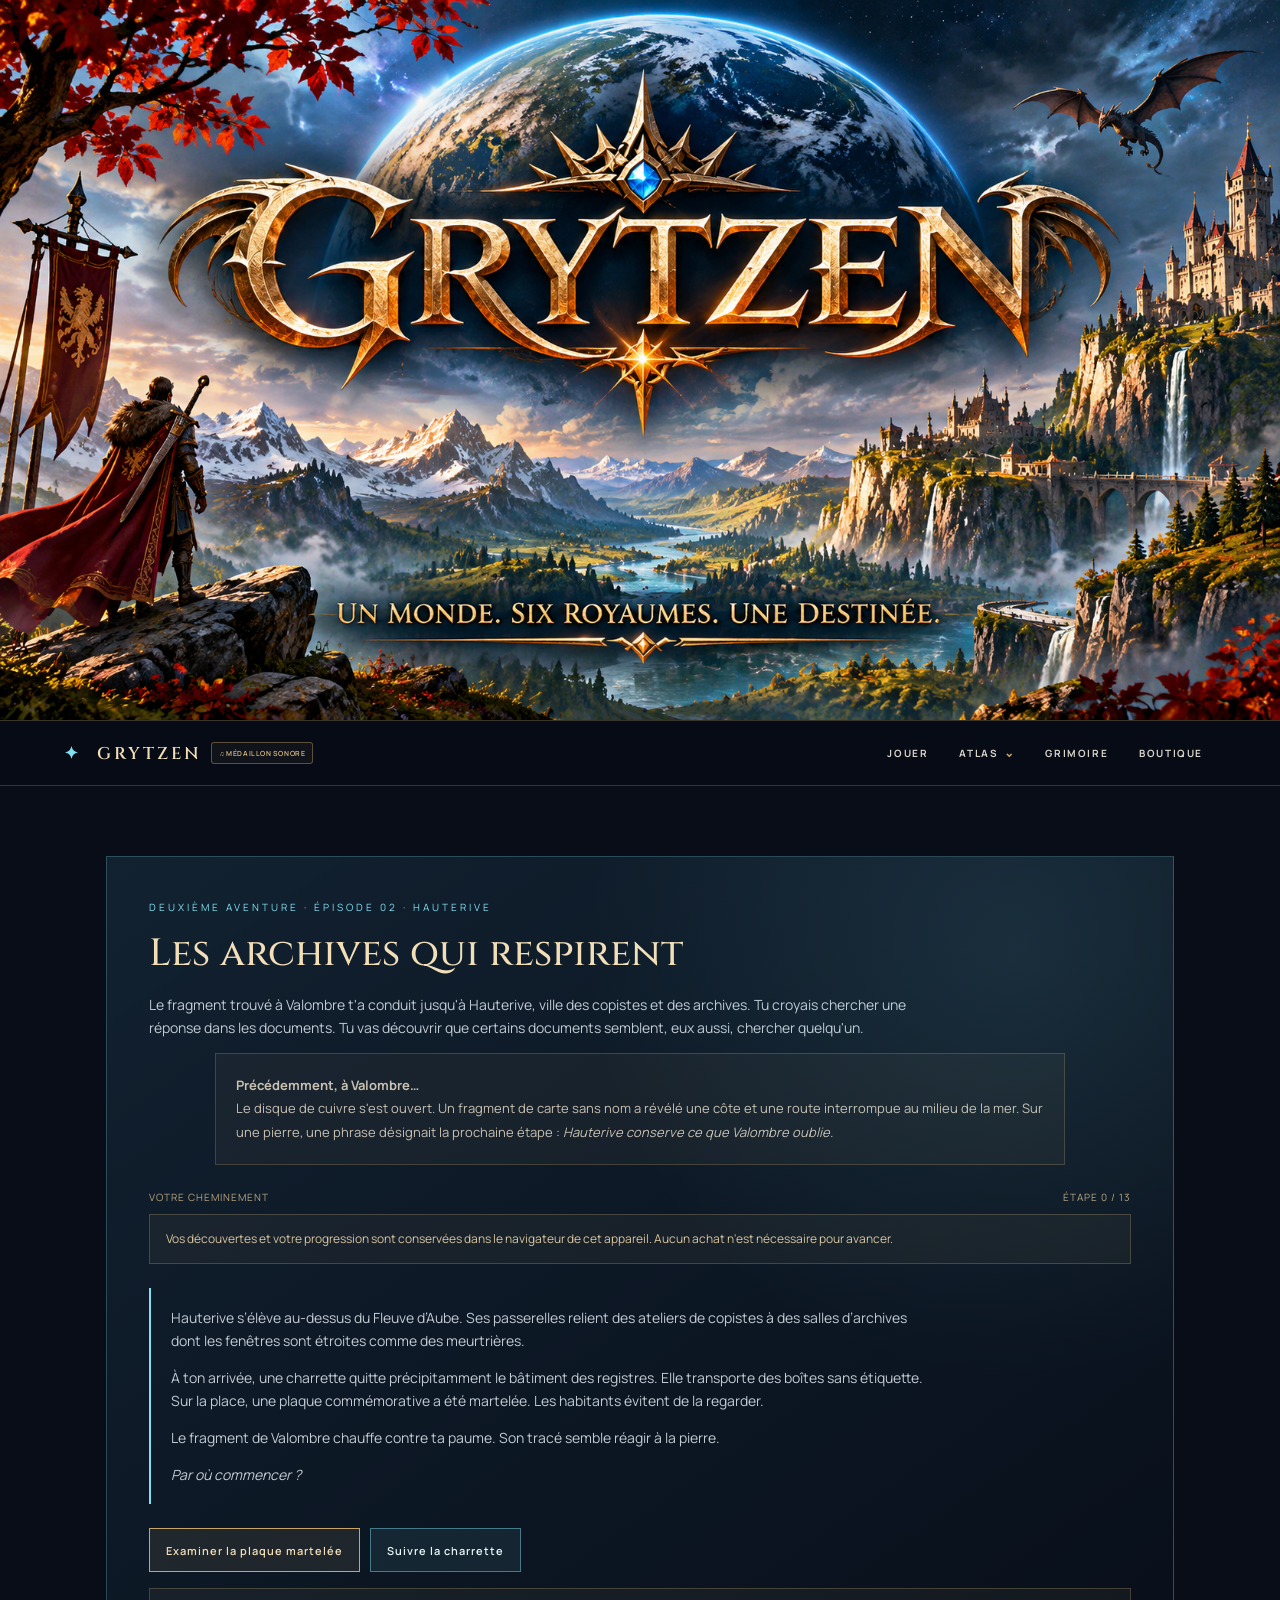
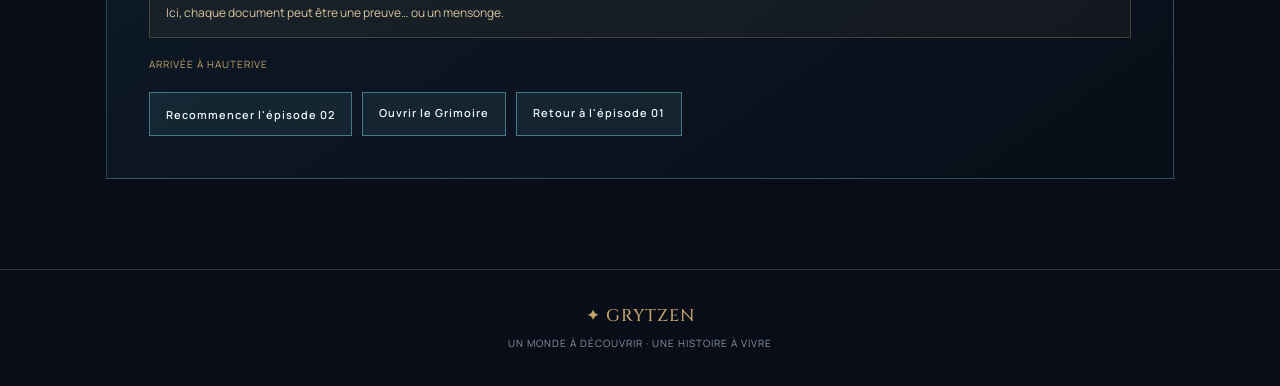
<file: Episode-02.html>
<!doctype html>
<html lang="fr">
<head>
<meta charset="utf-8">
<meta name="viewport" content="width=device-width, initial-scale=1">
<meta name="theme-color" content="#080d18">
<meta name="gryzten-version" content="episode-02-v2-expanded">
<title>GRYTZEN — Les archives qui respirent</title>
<link rel="preconnect" href="https://fonts.googleapis.com">
<link rel="preconnect" href="https://fonts.gstatic.com" crossorigin>
<link href="https://fonts.googleapis.com/css2?family=Cinzel:wght@400;500;600;700&family=Manrope:wght@400;500;600;700&display=swap" rel="stylesheet">
<link rel="stylesheet" href="css/style.css">
<style>
.episode-intro{max-width:850px;margin:0 auto 24px;padding:20px;border:1px solid rgba(199,165,106,.25);background:rgba(199,165,106,.055);color:#c8c0b1;font-size:13px;line-height:1.8}
.archive-riddle{grid-template-columns:1fr;}
.archive-riddle .riddle-choice{text-align:left;line-height:1.6;min-height:76px}
.archive-riddle .riddle-choice small{display:inline-block;margin-top:5px;color:#a9c4cf;font:11px Manrope,sans-serif}
#episode02-scene{scroll-margin-top:90px}
@media(min-width:700px){.archive-riddle{grid-template-columns:repeat(3,1fr)}.archive-riddle .riddle-choice{min-height:150px}}
</style>

<style>
.site-header{position:sticky;top:0;z-index:100;background:rgba(7,12,22,.94);backdrop-filter:blur(14px);border-bottom:1px solid rgba(210,178,119,.24)}
.site-header .nav{max-width:1200px;margin:auto;padding:13px 24px;display:flex;align-items:center;justify-content:space-between;gap:18px}
.site-header .brand{font:600 17px Cinzel,Georgia,serif;letter-spacing:3px;color:#f2dfb8;white-space:nowrap}
.site-header nav{display:flex;align-items:center;justify-content:center;gap:5px;flex-wrap:wrap}
.site-header nav a{display:flex;align-items:center;min-height:38px;padding:0 13px;color:#d9d4ca;font:700 10px Manrope,sans-serif;letter-spacing:1.6px}
.site-header nav a:hover{color:#82dff1}
@media(max-width:760px){.site-header .nav{padding:10px 12px;flex-direction:column;gap:7px}.site-header .brand{font-size:16px}.site-header nav{width:100%;gap:0;padding-top:5px}.site-header nav a{min-height:34px;padding:0 9px;font-size:9px;letter-spacing:1px}}
</style>
</head>
<body>
<div class="banner"><img src="assets/banniere-grytzen.png" alt="Bannière GRYTZEN"></div>
<header class="site-header"><div class="nav">
<div class="gry-brand-group"><a class="brand" href="index.html"><span>✦</span> GRYTZEN</a><button class="gry-header-control" type="button" aria-label="Lire ou mettre en pause la musique">♫ MÉDAILLON SONORE</button></div>
<nav aria-label="Navigation principale">
<a href="jouer.html">JOUER</a>
<details class="nav-dropdown">
  <summary aria-haspopup="true">ATLAS <span class="nav-chevron" aria-hidden="true">⌄</span></summary>
  <div class="nav-submenu">
    <a href="atlas.html?view=map" data-atlas-action="map">Carte et régions</a>
    <a href="atlas.html?view=knowledge" data-atlas-action="knowledge">Explorer les connaissances</a>
  </div>
</details>
<a href="grimoire.html">GRIMOIRE</a>
<a href="boutique.html">BOUTIQUE</a>
</nav>

</div></header>
<main>
<section class="game-section" id="episode02-scene">
<div class="game-panel">
<div class="game-topline">DEUXIÈME AVENTURE · ÉPISODE 02 · HAUTERIVE</div>
<h2>Les archives qui respirent</h2>
<p>Le fragment trouvé à Valombre t'a conduit jusqu'à Hauterive, ville des copistes et des archives. Tu croyais chercher une réponse dans les documents. Tu vas découvrir que certains documents semblent, eux aussi, chercher quelqu'un.</p>
<div class="episode-intro"><strong>Précédemment, à Valombre…</strong><br>Le disque de cuivre s'est ouvert. Un fragment de carte sans nom a révélé une côte et une route interrompue au milieu de la mer. Sur une pierre, une phrase désignait la prochaine étape : <em>Hauterive conserve ce que Valombre oublie.</em></div>
<div class="grimoire-progress-caption" style="margin:18px 0 8px"><span>VOTRE CHEMINEMENT</span><span id="episode02-progress">ÉTAPE 0 / 13</span></div>
<div class="game-note" style="margin:0 0 20px">Vos découvertes et votre progression sont conservées dans le navigateur de cet appareil. Aucun achat n'est nécessaire pour avancer.</div>
<div aria-live="polite" class="game-scene" id="game-scene"><p>Les passerelles de Hauterive apparaissent au-dessus du Fleuve d'Aube…</p></div>
<div class="game-actions" id="game-controls"></div>
<div class="game-note" id="game-feedback">Observe les lieux. Les archives ont parfois plus d'une manière de garder le silence.</div>
<p class="game-status" id="game-status">ARRIVÉE À HAUTERIVE</p>
<div class="game-actions"><button class="game-btn" onclick="resetEpisode02()">Recommencer l'épisode 02</button><a class="game-btn" href="grimoire.html">Ouvrir le Grimoire</a><a class="game-btn" href="jouer.html">Retour à l'épisode 01</a></div>
</div>
</section>
</main>
<footer><strong>✦ GRYTZEN</strong>UN MONDE À DÉCOUVRIR · UNE HISTOIRE À VIVRE</footer>
<script src="js/app.js"></script>
<script src="js/episode02-expanded.js"></script>

<style id="grytzen-pjax-style">
.site-header .nav, header .nav {display:flex;align-items:center;gap:18px;flex-wrap:nowrap}
.gry-brand-group{display:inline-flex;align-items:center;gap:9px;flex:0 0 auto;min-width:0}
.gry-header-control{display:inline-flex;align-items:center;justify-content:center;flex:0 0 auto;min-height:22px;height:22px;padding:0 7px;margin:0;border:1px solid rgba(199,165,106,.42);border-radius:3px;color:#d8bd86;background:rgba(199,165,106,.055);font:600 7px/1 Manrope,Arial,sans-serif;letter-spacing:.55px;text-decoration:none;white-space:nowrap;cursor:pointer;transition:all .2s}
.gry-header-control:hover{color:#f4dfb8;border-color:#d9b66f;background:rgba(199,165,106,.13)}
.site-header nav{margin-left:auto;min-width:0}
@media(max-width:760px){
 .site-header .nav,header .nav{flex-direction:column!important;justify-content:center!important;gap:7px!important;padding:9px 10px!important}
 .gry-brand-group{align-self:center;gap:8px}
 .gry-header-control{display:inline-flex;align-items:center;justify-content:center;flex:0 0 auto;min-height:22px;height:22px;padding:0 7px;margin:0;border:1px solid rgba(199,165,106,.42);border-radius:3px;color:#d8bd86;background:rgba(199,165,106,.055);font:600 7px/1 Manrope,Arial,sans-serif;letter-spacing:.55px;text-decoration:none;white-space:nowrap;cursor:pointer;transition:all .2s}
 .site-header nav{width:100%;margin:0;justify-content:center;border-top:1px solid rgba(210,178,119,.12);padding-top:4px}
}
</style>
<script src="js/audio-player.js"></script>
<script src="js/grytzen-persistent-nav.js"></script>

</body>
</html>
</file>
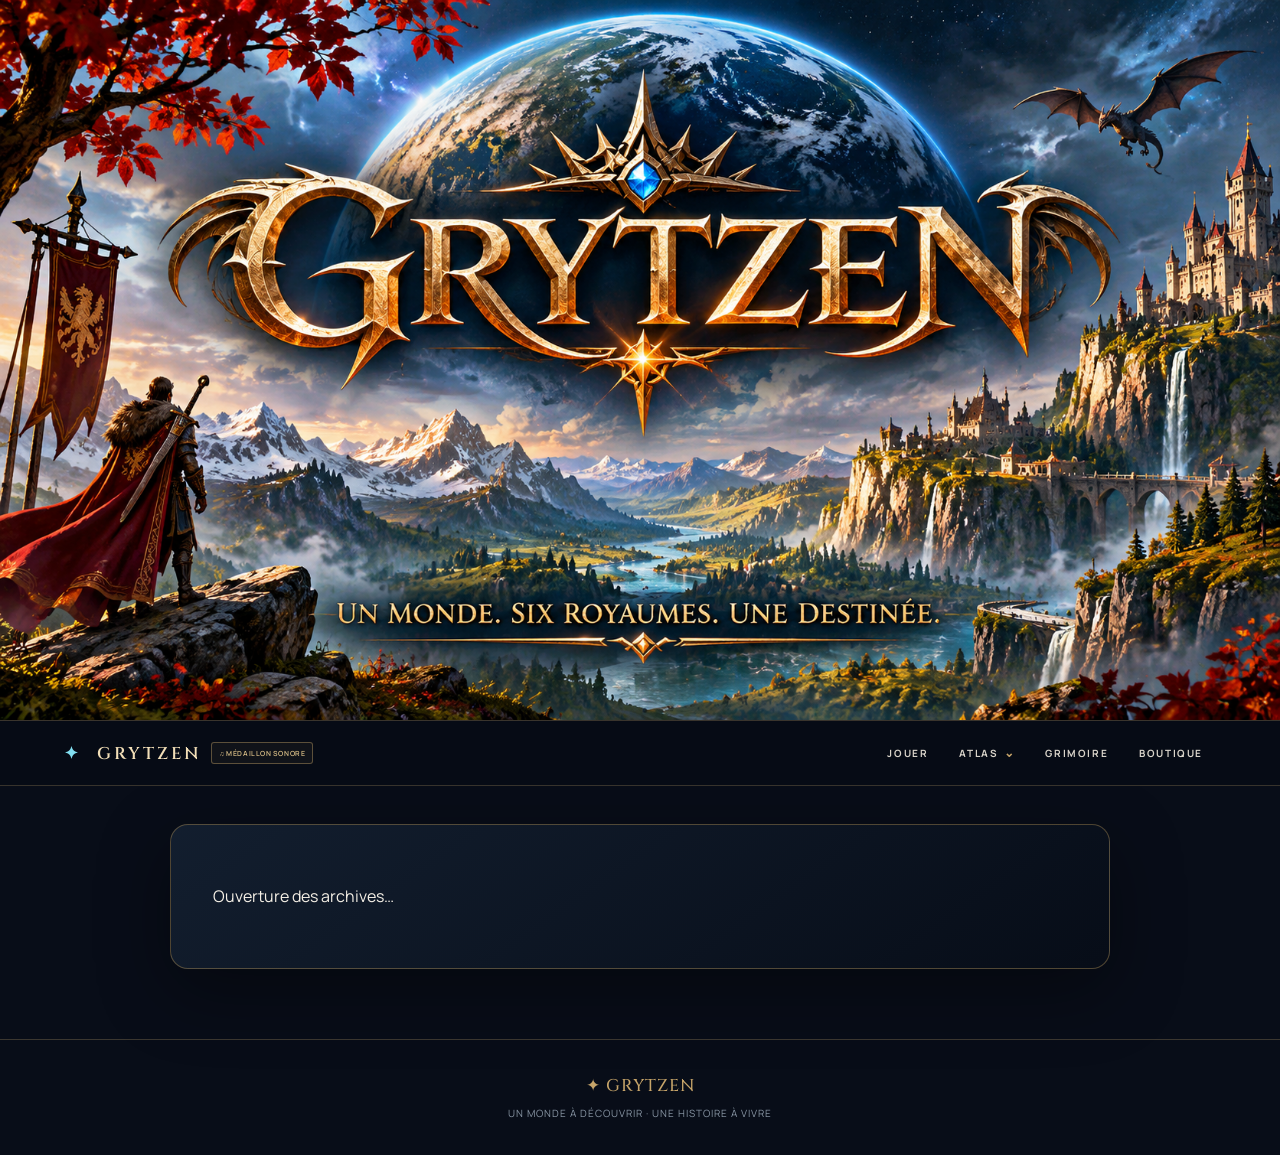
<file: fiche.html>
<!doctype html>
<html lang="fr">
<head>
<meta charset="utf-8">
<meta name="viewport" content="width=device-width, initial-scale=1">
<meta name="theme-color" content="#080d18">
<title>GRYTZEN — Archives du Grimoire</title>
<link rel="preconnect" href="https://fonts.googleapis.com">
<link rel="preconnect" href="https://fonts.gstatic.com" crossorigin>
<link href="https://fonts.googleapis.com/css2?family=Cinzel:wght@400;500;600;700&family=Manrope:wght@400;500;600;700&display=swap" rel="stylesheet">
<link rel="stylesheet" href="css/style.css">
<style>
.fiche-page{width:min(940px,calc(100% - 28px));margin:38px auto 70px}
.fiche-shell{background:linear-gradient(145deg,rgba(19,31,48,.97),rgba(7,13,24,.98));border:1px solid rgba(194,157,91,.38);border-radius:18px;padding:clamp(18px,4vw,42px);box-shadow:0 22px 70px rgba(0,0,0,.38)}
.fiche-back{display:inline-flex;align-items:center;gap:8px;color:#d8bd85;text-decoration:none;font:600 12px Manrope,sans-serif;letter-spacing:.08em;text-transform:uppercase;margin-bottom:26px}
.fiche-kicker,.fiche-section-label{color:#8fc8d7;font:600 11px Manrope,sans-serif;letter-spacing:.18em;text-transform:uppercase}
.fiche-title{font:600 clamp(28px,5vw,48px) Cinzel,serif;color:#f1e4c7;line-height:1.2;margin:12px 0 26px}
.fiche-hero{border:1px solid rgba(194,157,91,.45);border-radius:14px;overflow:hidden;background:#080d18}
.fiche-hero img{display:block;width:100%;max-height:590px;object-fit:cover}
.fiche-video-section,.fiche-story{margin-top:34px;padding-top:26px;border-top:1px solid rgba(194,157,91,.2)}
.fiche-video{display:block;width:100%;max-height:440px;margin-top:16px;border-radius:12px;background:#02050a}
.fiche-video-note{color:#9ba8b8;font:13px Manrope,sans-serif;margin-top:12px}
.fiche-description{color:#e0dfda;font:16px/1.9 Manrope,sans-serif;margin:18px 0}
.fiche-story blockquote{margin:22px 0;padding:18px 22px;border-left:3px solid #b99a60;background:rgba(185,154,96,.08);color:#e7d2a6;font:italic 18px/1.7 Cinzel,serif}
.fiche-origin{color:#aab5c3;font:13px Manrope,sans-serif;margin-top:24px}
.fiche-back-bottom{margin:34px 0 0}
.fiche-unavailable{text-align:center;padding:70px 20px}
.fiche-unavailable h1{font:600 30px Cinzel,serif;color:#f1e4c7}
.fiche-unavailable p{color:#c3cad2;font:15px/1.7 Manrope,sans-serif}
@media(max-width:600px){.fiche-page{margin:18px auto 42px}.fiche-shell{padding:18px}.fiche-title{margin-bottom:18px}.fiche-description{font-size:14px}}
</style>

<style>
.site-header{position:sticky;top:0;z-index:100;background:rgba(7,12,22,.94);backdrop-filter:blur(14px);border-bottom:1px solid rgba(210,178,119,.24)}
.site-header .nav{max-width:1200px;margin:auto;padding:13px 24px;display:flex;align-items:center;justify-content:space-between;gap:18px}
.site-header .brand{font:600 17px Cinzel,Georgia,serif;letter-spacing:3px;color:#f2dfb8;white-space:nowrap}
.site-header nav{display:flex;align-items:center;justify-content:center;gap:5px;flex-wrap:wrap}
.site-header nav a{display:flex;align-items:center;min-height:38px;padding:0 13px;color:#d9d4ca;font:700 10px Manrope,sans-serif;letter-spacing:1.6px}
.site-header nav a:hover{color:#82dff1}
@media(max-width:760px){.site-header .nav{padding:10px 12px;flex-direction:column;gap:7px}.site-header .brand{font-size:16px}.site-header nav{width:100%;gap:0;padding-top:5px}.site-header nav a{min-height:34px;padding:0 9px;font-size:9px;letter-spacing:1px}}
</style>
</head>
<body>
<div class="banner"><img src="assets/banniere-grytzen.png" alt="Bannière GRYTZEN"></div>
<header class="site-header"><div class="nav">
<div class="gry-brand-group"><a class="brand" href="index.html"><span>✦</span> GRYTZEN</a><button class="gry-header-control" type="button" aria-label="Lire ou mettre en pause la musique">♫ MÉDAILLON SONORE</button></div>
<nav aria-label="Navigation principale">
<a href="jouer.html">JOUER</a>
<details class="nav-dropdown">
  <summary aria-haspopup="true">ATLAS <span class="nav-chevron" aria-hidden="true">⌄</span></summary>
  <div class="nav-submenu">
    <a href="atlas.html?view=map" data-atlas-action="map">Carte et régions</a>
    <a href="atlas.html?view=knowledge" data-atlas-action="knowledge">Explorer les connaissances</a>
  </div>
</details>
<a href="grimoire.html">GRIMOIRE</a>
<a href="boutique.html">BOUTIQUE</a>
</nav>

</div></header>
<main class="fiche-page"><article class="fiche-shell" id="fiche-content"><p>Ouverture des archives…</p></article></main>
<footer><strong>✦ GRYTZEN</strong>UN MONDE À DÉCOUVRIR · UNE HISTOIRE À VIVRE</footer>
<script src="js/app.js"></script>

<style id="grytzen-pjax-style">
.site-header .nav, header .nav {display:flex;align-items:center;gap:18px;flex-wrap:nowrap}
.gry-brand-group{display:inline-flex;align-items:center;gap:9px;flex:0 0 auto;min-width:0}
.gry-header-control{display:inline-flex;align-items:center;justify-content:center;flex:0 0 auto;min-height:22px;height:22px;padding:0 7px;margin:0;border:1px solid rgba(199,165,106,.42);border-radius:3px;color:#d8bd86;background:rgba(199,165,106,.055);font:600 7px/1 Manrope,Arial,sans-serif;letter-spacing:.55px;text-decoration:none;white-space:nowrap;cursor:pointer;transition:all .2s}
.gry-header-control:hover{color:#f4dfb8;border-color:#d9b66f;background:rgba(199,165,106,.13)}
.site-header nav{margin-left:auto;min-width:0}
@media(max-width:760px){
 .site-header .nav,header .nav{flex-direction:column!important;justify-content:center!important;gap:7px!important;padding:9px 10px!important}
 .gry-brand-group{align-self:center;gap:8px}
 .gry-header-control{display:inline-flex;align-items:center;justify-content:center;flex:0 0 auto;min-height:22px;height:22px;padding:0 7px;margin:0;border:1px solid rgba(199,165,106,.42);border-radius:3px;color:#d8bd86;background:rgba(199,165,106,.055);font:600 7px/1 Manrope,Arial,sans-serif;letter-spacing:.55px;text-decoration:none;white-space:nowrap;cursor:pointer;transition:all .2s}
 .site-header nav{width:100%;margin:0;justify-content:center;border-top:1px solid rgba(210,178,119,.12);padding-top:4px}
}
</style>
<script src="js/audio-player.js"></script>
<script src="js/grytzen-persistent-nav.js"></script>

</body>
</html>
</file>
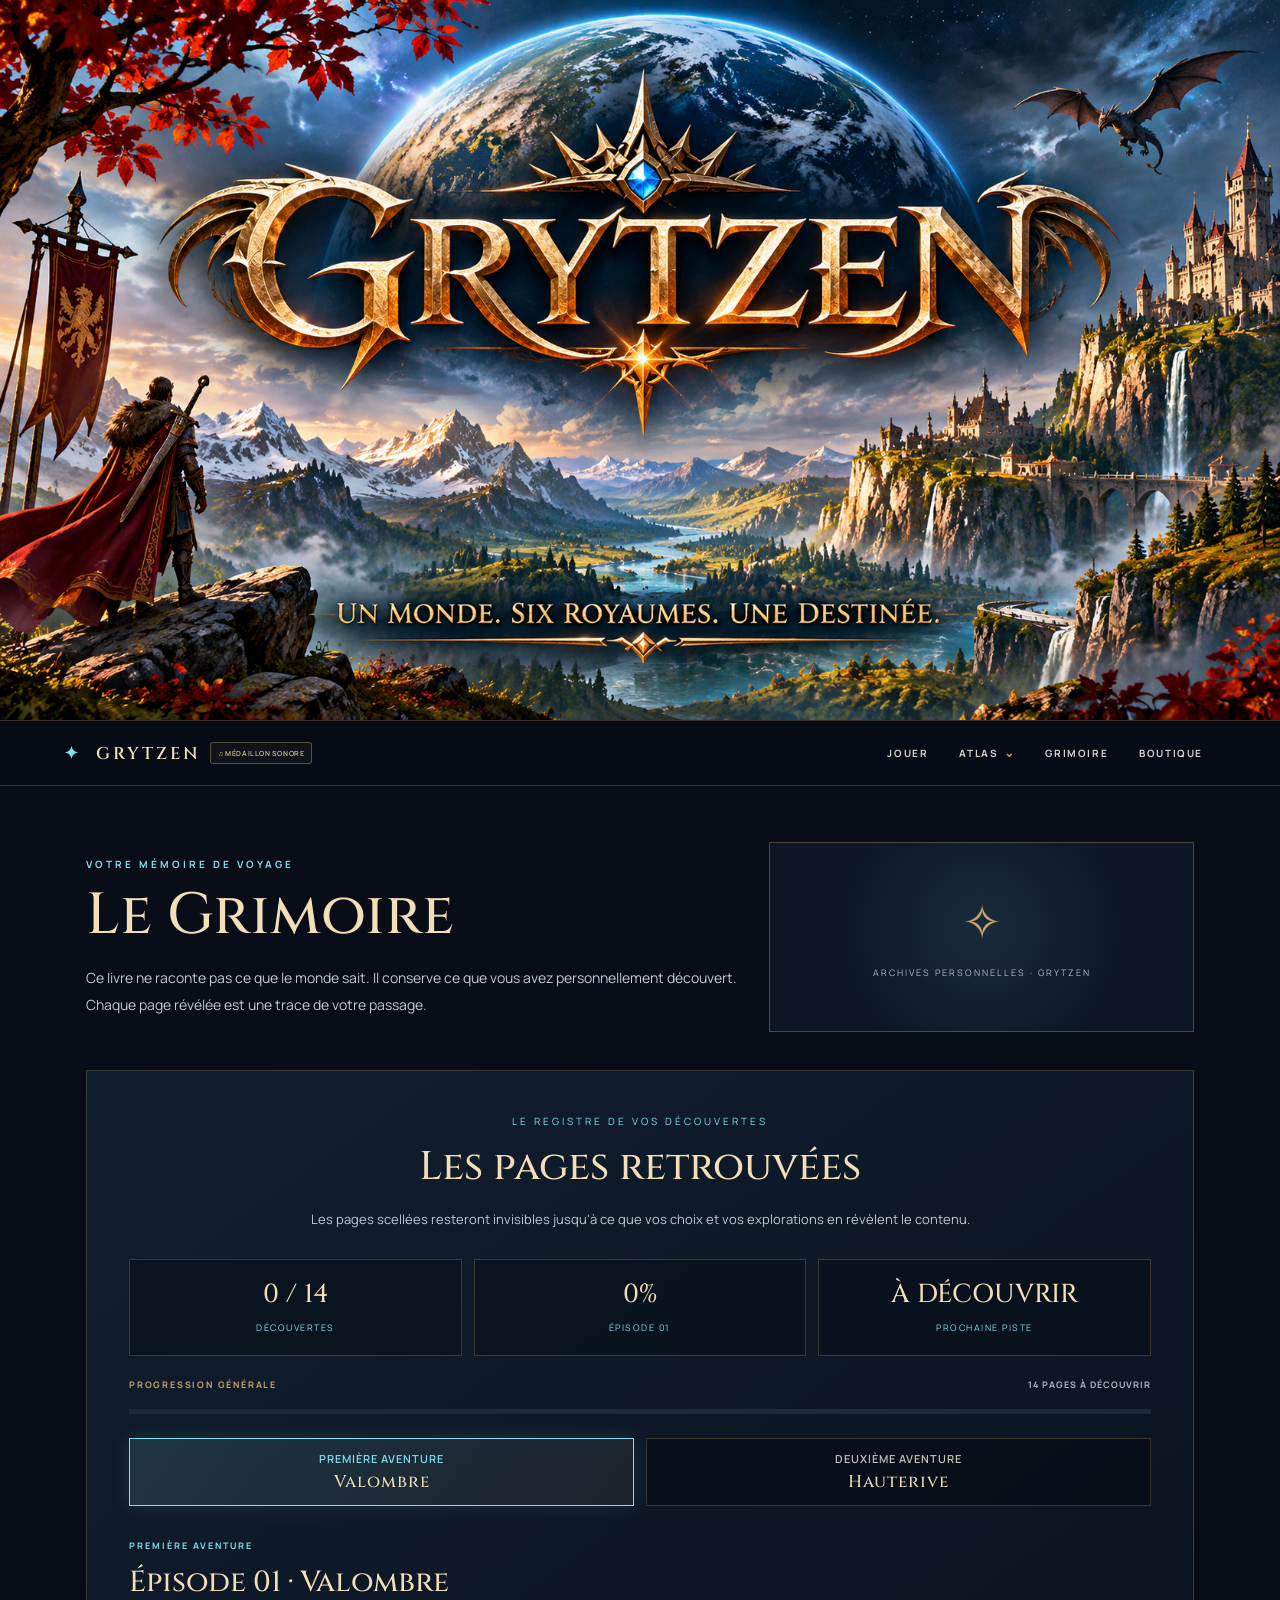
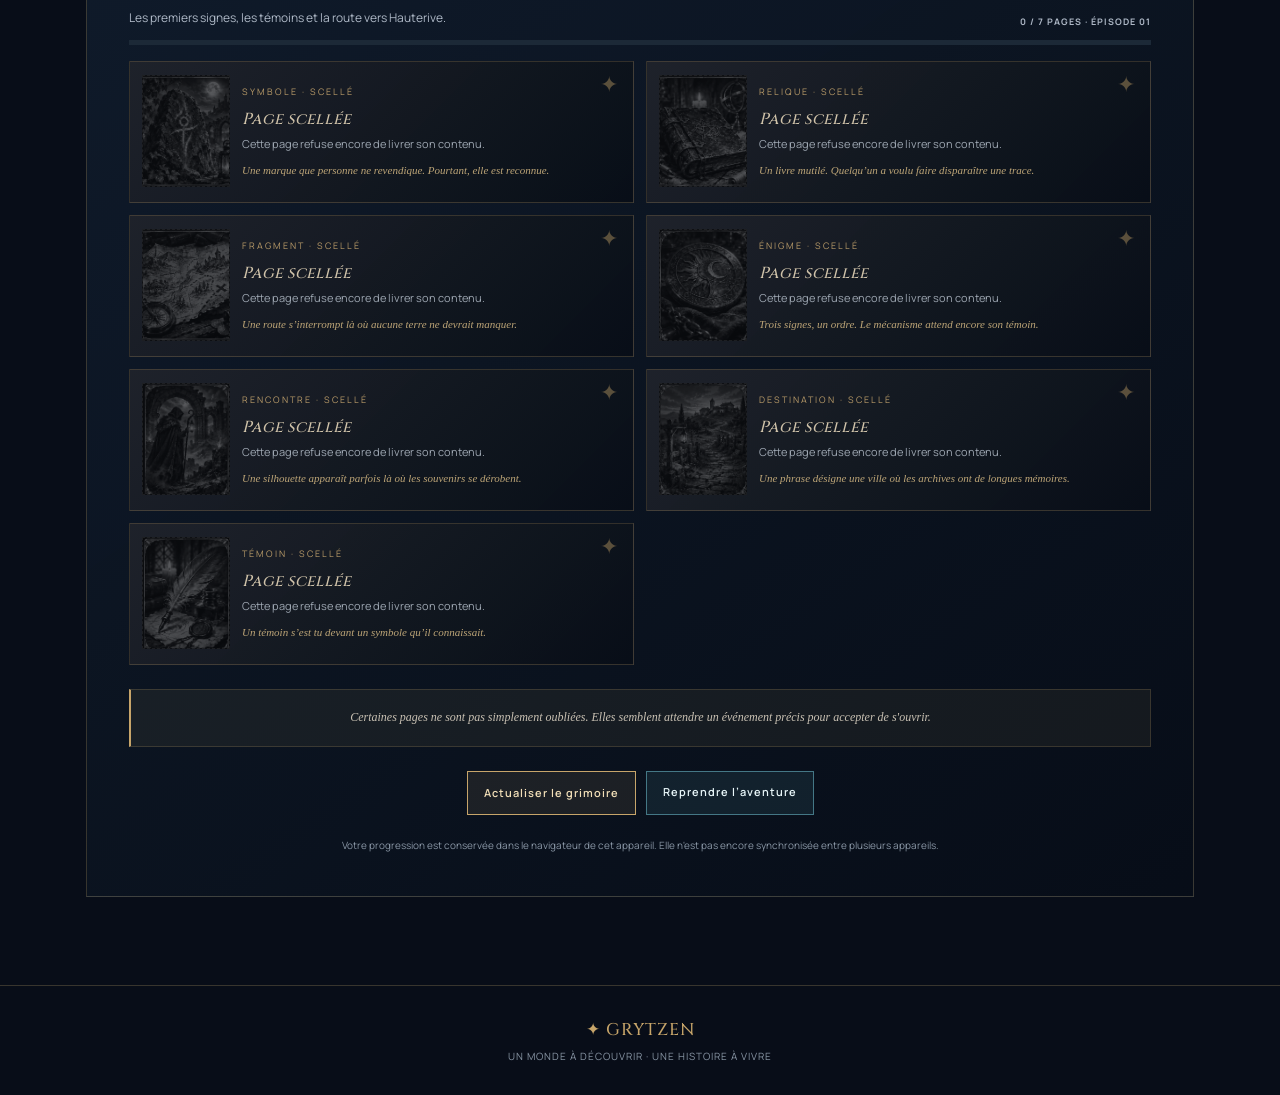
<file: grimoire.html>
<!doctype html><html lang="fr"><head>
<meta charset="utf-8"><meta name="viewport" content="width=device-width, initial-scale=1">
<meta name="theme-color" content="#080d18">
<link rel="preconnect" href="https://fonts.googleapis.com"><link rel="preconnect" href="https://fonts.gstatic.com" crossorigin>
<link href="https://fonts.googleapis.com/css2?family=Cinzel:wght@400;500;600;700&family=Manrope:wght@400;500;600;700&display=swap" rel="stylesheet">
<link rel="stylesheet" href="css/style.css">

<title>GRYTZEN — Le Grimoire</title><meta name="description" content="Retrouvez les fragments et découvertes révélés pendant votre aventure.">
<style>

:root{--ff-night:#080d18;--ff-panel:#111b2a;--ff-gold:#c7a56a;--ff-pale:#f2dfb8;--ff-ice:#82dff1;--ff-muted:#aeb8c6;--ff-line:rgba(210,178,119,.24)}
*{box-sizing:border-box}body{background:var(--ff-night);color:#f4efe5}
.site-header{position:sticky;top:0;z-index:100;background:rgba(7,12,22,.94);backdrop-filter:blur(14px);border-bottom:1px solid var(--ff-line)}
.site-header .nav{max-width:1200px;margin:auto;display:flex;align-items:center;justify-content:space-between;gap:18px;padding:13px 24px}
.site-header .brand{font:600 17px Cinzel,Georgia,serif;letter-spacing:3px;color:var(--ff-pale);white-space:nowrap}.site-header .brand span{color:var(--ff-ice);margin-right:8px}
.site-header nav{display:flex;align-items:center;justify-content:center;gap:5px;flex-wrap:wrap}
.site-header nav a{display:flex;align-items:center;min-height:38px;padding:0 13px;color:#d9d4ca;font:700 10px Manrope,sans-serif;letter-spacing:1.6px}
.site-header nav a:hover,.site-header nav a[aria-current=page]{color:var(--ff-ice)}
footer{border-top:1px solid var(--ff-line);padding:32px 20px;text-align:center;color:#8996a5;font:10px Manrope,sans-serif;letter-spacing:1px}
footer strong{display:block;margin-bottom:8px;color:var(--ff-gold);font:500 17px Cinzel,serif}
.page-kicker{color:var(--ff-ice);font:700 10px Manrope,sans-serif;letter-spacing:3px;text-transform:uppercase}
.page-title{font:500 clamp(32px,5vw,58px)/1.15 Cinzel,Georgia,serif;color:var(--ff-pale);margin:12px 0 16px}
.page-lead{max-width:720px;color:#c2cbd4;font:14px/1.9 Manrope,sans-serif}
@media(max-width:760px){.site-header .nav{padding:10px 12px;flex-direction:column;gap:7px}.site-header .brand{font-size:16px}.site-header nav{width:100%;gap:0;border-top:1px solid rgba(210,178,119,.12);padding-top:5px}.site-header nav a{min-height:34px;padding:0 9px;font-size:9px;letter-spacing:1px}}


.grimoire-hero{max-width:1160px;margin:auto;padding:56px 26px 28px}
.grimoire-hero-grid{display:grid;grid-template-columns:1fr .65fr;gap:30px;align-items:end}
.grimoire-seal{border:1px solid rgba(199,165,106,.35);background:radial-gradient(circle at 50% 45%,rgba(130,223,241,.1),transparent 60%),#0d1725;min-height:190px;display:grid;place-items:center;text-align:center;padding:20px}
.grimoire-seal span{display:block;color:var(--ff-gold);font:500 48px Cinzel,serif}.grimoire-seal small{color:#aeb8c6;font-size:9px;letter-spacing:2px}
.grimoire-section{max-width:1160px;margin:auto;padding:10px 26px 88px}
.grimoire-panel{border:1px solid var(--ff-line);background:linear-gradient(145deg,rgba(18,31,47,.97),rgba(7,13,24,.99));padding:clamp(20px,4vw,42px)}
.grimoire-head{max-width:760px;margin-bottom:28px}.grimoire-head .eyebrow{color:var(--ff-ice);font-size:10px;letter-spacing:3px}
.grimoire-head h2{font:500 clamp(27px,4vw,40px) Cinzel,serif;color:var(--ff-pale);margin:10px 0}
.grimoire-head p{color:#c1cad3;font-size:13px;line-height:1.85}
.grimoire-stats{display:grid;grid-template-columns:repeat(3,1fr);gap:12px;margin:25px 0 18px}
.grimoire-stat{padding:17px;border:1px solid var(--ff-line);background:rgba(4,10,18,.42)}
.grimoire-stat strong{display:block;color:var(--ff-pale);font:500 26px Cinzel,serif}.grimoire-stat span{color:var(--ff-ice);font-size:9px;letter-spacing:1.5px}
.grimoire-progress{height:5px;background:#1c2937;overflow:hidden}.grimoire-progress span{display:block;height:100%;width:0;background:linear-gradient(90deg,var(--ff-gold),var(--ff-ice));transition:width .3s}
.grimoire-progress-caption{display:flex;justify-content:space-between;gap:10px;color:#aeb8c6;font-size:9px;letter-spacing:1px;margin:10px 0 24px}
.grimoire-total-caption,.grimoire-episode-head{display:flex;align-items:end;justify-content:space-between;gap:16px}.grimoire-total-caption{margin-top:22px;color:var(--ff-gold);font:700 9px Manrope,sans-serif;letter-spacing:1.8px}.grimoire-total-caption span:last-child,.grimoire-episode-head strong{color:#aeb8c6;font:700 9px Manrope,sans-serif;letter-spacing:1px}.grimoire-episode{margin-top:24px}.grimoire-episode[hidden]{display:none!important}.grimoire-episode-nav{display:flex;gap:12px;margin:24px 0 8px}.grimoire-episode-tab{flex:1;min-height:54px;padding:12px 16px;border:1px solid var(--ff-line);background:rgba(4,10,18,.55);color:#c8c2b7;font:600 11px Manrope,sans-serif;letter-spacing:1px;cursor:pointer;transition:.2s}.grimoire-episode-tab strong{display:block;margin-top:4px;color:var(--ff-pale);font:500 17px Cinzel,serif}.grimoire-episode-tab[aria-pressed="true"]{border-color:var(--ff-ice);background:linear-gradient(120deg,rgba(130,223,241,.13),rgba(199,165,106,.08));box-shadow:0 0 18px rgba(130,223,241,.12);color:var(--ff-ice)}.grimoire-episode-head{margin-bottom:12px}.grimoire-episode-head h3{margin:6px 0;color:var(--ff-pale);font:500 clamp(21px,3vw,29px) Cinzel,serif}.grimoire-episode-head p{margin:0;color:#aeb8c6;font:12px/1.7 Manrope,sans-serif}.episode-kicker{color:var(--ff-ice);font:700 9px Manrope,sans-serif;letter-spacing:2px}.grimoire-episode .grimoire-progress{margin:0 0 16px}.grimoire-episode .grimoire-grid{margin-top:0}.grimoire-grid{display:grid;grid-template-columns:repeat(2,1fr);gap:12px}
.grimoire-seal-note{padding:17px 20px;border-left:2px solid var(--ff-gold);background:rgba(199,165,106,.07);color:#c9c1b3;font-size:12px;line-height:1.8;margin:24px 0}
.grimoire-actions{display:flex;gap:10px;flex-wrap:wrap;margin-top:20px}.grimoire-foot{color:#8996a5;font-size:10px;line-height:1.7;margin-top:22px}
@media(max-width:760px){.grimoire-episode-nav{gap:7px}.grimoire-episode-tab{padding:10px 7px;font-size:9px;letter-spacing:.5px}.grimoire-episode-tab strong{font-size:14px}.grimoire-hero{padding:38px 20px 20px}.grimoire-hero-grid{grid-template-columns:1fr}.grimoire-seal{min-height:120px}.grimoire-section{padding:8px 14px 58px}.grimoire-stats{gap:7px}.grimoire-stat{padding:12px 8px}.grimoire-stat strong{font-size:20px}.grimoire-stat span{font-size:7px;letter-spacing:.7px}.grimoire-grid{grid-template-columns:1fr}.grimoire-actions .game-btn{width:100%}}
</style>
</head><body><div class="banner"><img src="assets/banniere-grytzen.png" alt="Bannière GRYTZEN"></div><header class="site-header"><div class="nav"><div class="gry-brand-group"><a class="brand" href="index.html"><span>✦</span> GRYTZEN</a><button class="gry-header-control" type="button" aria-label="Lire ou mettre en pause la musique">♫ MÉDAILLON SONORE</button></div><nav aria-label="Navigation principale">
<a href="jouer.html">JOUER</a>
<details class="nav-dropdown">
  <summary aria-haspopup="true">ATLAS <span class="nav-chevron" aria-hidden="true">⌄</span></summary>
  <div class="nav-submenu">
    <a href="atlas.html?view=map" data-atlas-action="map">Carte et régions</a>
    <a href="atlas.html?view=knowledge" data-atlas-action="knowledge">Explorer les connaissances</a>
  </div>
</details>
<a href="grimoire.html">GRIMOIRE</a>
<a href="boutique.html">BOUTIQUE</a>
</nav></div></header>
<main><section class="grimoire-hero"><div class="grimoire-hero-grid"><div><div class="page-kicker">VOTRE MÉMOIRE DE VOYAGE</div><h1 class="page-title">Le Grimoire</h1><p class="page-lead">Ce livre ne raconte pas ce que le monde sait. Il conserve ce que vous avez personnellement découvert. Chaque page révélée est une trace de votre passage.</p></div><div class="grimoire-seal"><div><span>✧</span><small>ARCHIVES PERSONNELLES · GRYTZEN</small></div></div></div></section>
<section class="grimoire-section" id="grimoire"><div class="grimoire-panel">
<div class="grimoire-head"><div class="eyebrow">LE REGISTRE DE VOS DÉCOUVERTES</div><h2>Les pages retrouvées</h2><p>Les pages scellées resteront invisibles jusqu'à ce que vos choix et vos explorations en révèlent le contenu.</p></div>
<div class="grimoire-stats"><div class="grimoire-stat"><strong id="grimoire-count">0</strong><span>DÉCOUVERTES</span></div><div class="grimoire-stat"><strong id="grimoire-episode">0%</strong><span>ÉPISODE 01</span></div><div class="grimoire-stat"><strong id="grimoire-destination">—</strong><span>PROCHAINE PISTE</span></div></div>
<div class="grimoire-total-caption"><span>PROGRESSION GÉNÉRALE</span><span>14 PAGES À DÉCOUVRIR</span></div><div class="grimoire-progress"><span id="grimoire-total-progress"></span></div>
<div class="grimoire-episode-nav" role="group" aria-label="Choisir une aventure"><button type="button" class="grimoire-episode-tab" id="grimoire-tab-01" data-grimoire-episode="01" aria-pressed="true" onclick="grySelectGrimoireEpisode('01')">PREMIÈRE AVENTURE<strong>Valombre</strong></button><button type="button" class="grimoire-episode-tab" id="grimoire-tab-02" data-grimoire-episode="02" aria-pressed="false" onclick="grySelectGrimoireEpisode('02')">DEUXIÈME AVENTURE<strong>Hauterive</strong></button></div>
<div aria-live="polite" id="grimoire-entries">
<section class="grimoire-episode" id="grimoire-episode-page-01"><div class="grimoire-episode-head"><div><span class="episode-kicker">PREMIÈRE AVENTURE</span><h3>Épisode 01 · Valombre</h3><p>Les premiers signes, les témoins et la route vers Hauterive.</p></div><strong id="grimoire-progress-label">0 / 7 PAGES · ÉPISODE 01</strong></div><div class="grimoire-progress"><span id="grimoire-progress-bar"></span></div><div class="grimoire-grid" id="grimoire-entries-01"></div></section>
<section class="grimoire-episode" id="grimoire-episode-page-02" hidden><div class="grimoire-episode-head"><div><span class="episode-kicker">DEUXIÈME AVENTURE</span><h3>Épisode 02 · Hauterive</h3><p>Les archives interdites, la cire bleue et le secret du Seuil.</p></div><strong id="grimoire-progress-label-02">0 / 7 PAGES · ÉPISODE 02</strong></div><div class="grimoire-progress"><span id="grimoire-progress-bar-02"></span></div><div class="grimoire-grid" id="grimoire-entries-02"></div></section>
</div>
<p class="grimoire-seal-note">Certaines pages ne sont pas simplement oubliées. Elles semblent attendre un événement précis pour accepter de s'ouvrir.</p>
<div aria-atomic="true" aria-live="polite" class="grimoire-detail" id="grimoire-detail"></div>
<div class="grimoire-actions"><button class="game-btn gold" onclick="refreshGrimoire()">Actualiser le grimoire</button><a class="game-btn" href="jouer.html">Reprendre l’aventure</a></div>
<p class="grimoire-foot">Votre progression est conservée dans le navigateur de cet appareil. Elle n'est pas encore synchronisée entre plusieurs appareils.</p>
</div></section></main><footer><strong>✦ GRYTZEN</strong>UN MONDE À DÉCOUVRIR · UNE HISTOIRE À VIVRE</footer><script src="js/app.js"></script>
<script>
/* Navigation autonome du Grimoire : ne dépend pas de la version de js/app.js. */
(function(){
  function selectEpisode(episode){
    var showFirst = episode === '01';
    var first = document.getElementById('grimoire-episode-page-01');
    var second = document.getElementById('grimoire-episode-page-02');
    var tabFirst = document.getElementById('grimoire-tab-01');
    var tabSecond = document.getElementById('grimoire-tab-02');
    if(!first || !second || !tabFirst || !tabSecond) return;
    first.hidden = !showFirst;
    second.hidden = showFirst;
    tabFirst.setAttribute('aria-pressed', showFirst ? 'true' : 'false');
    tabSecond.setAttribute('aria-pressed', showFirst ? 'false' : 'true');
    var label = document.querySelector('#grimoire-episode')?.nextElementSibling;
    if(label) label.textContent = showFirst ? 'ÉPISODE 01' : 'ÉPISODE 02';
    try {
      if(typeof window.refreshGrimoire === 'function') window.refreshGrimoire();
    } catch(error) { console.warn('Actualisation du Grimoire impossible :', error); }
    var detail = document.getElementById('grimoire-detail');
    if(detail){ detail.classList.remove('open'); detail.innerHTML = ''; }
  }
  window.grySelectGrimoireEpisode = selectEpisode;
  window.switchGrimoireEpisode = selectEpisode;
})();
</script>
<style id="grytzen-pjax-style">
.site-header .nav, header .nav {display:flex;align-items:center;gap:18px;flex-wrap:nowrap}
.gry-brand-group{display:inline-flex;align-items:center;gap:9px;flex:0 0 auto;min-width:0}
.gry-header-control{display:inline-flex;align-items:center;justify-content:center;flex:0 0 auto;min-height:22px;height:22px;padding:0 7px;margin:0;border:1px solid rgba(199,165,106,.42);border-radius:3px;color:#d8bd86;background:rgba(199,165,106,.055);font:600 7px/1 Manrope,Arial,sans-serif;letter-spacing:.55px;text-decoration:none;white-space:nowrap;cursor:pointer;transition:all .2s}
.gry-header-control:hover{color:#f4dfb8;border-color:#d9b66f;background:rgba(199,165,106,.13)}
.site-header nav{margin-left:auto;min-width:0}
@media(max-width:760px){
 .site-header .nav,header .nav{flex-direction:column!important;justify-content:center!important;gap:7px!important;padding:9px 10px!important}
 .gry-brand-group{align-self:center;gap:8px}
 .gry-header-control{display:inline-flex;align-items:center;justify-content:center;flex:0 0 auto;min-height:22px;height:22px;padding:0 7px;margin:0;border:1px solid rgba(199,165,106,.42);border-radius:3px;color:#d8bd86;background:rgba(199,165,106,.055);font:600 7px/1 Manrope,Arial,sans-serif;letter-spacing:.55px;text-decoration:none;white-space:nowrap;cursor:pointer;transition:all .2s}
 .site-header nav{width:100%;margin:0;justify-content:center;border-top:1px solid rgba(210,178,119,.12);padding-top:4px}
}
</style>
<script src="js/audio-player.js"></script>
<script src="js/grytzen-persistent-nav.js"></script>

</body></html>
</file>
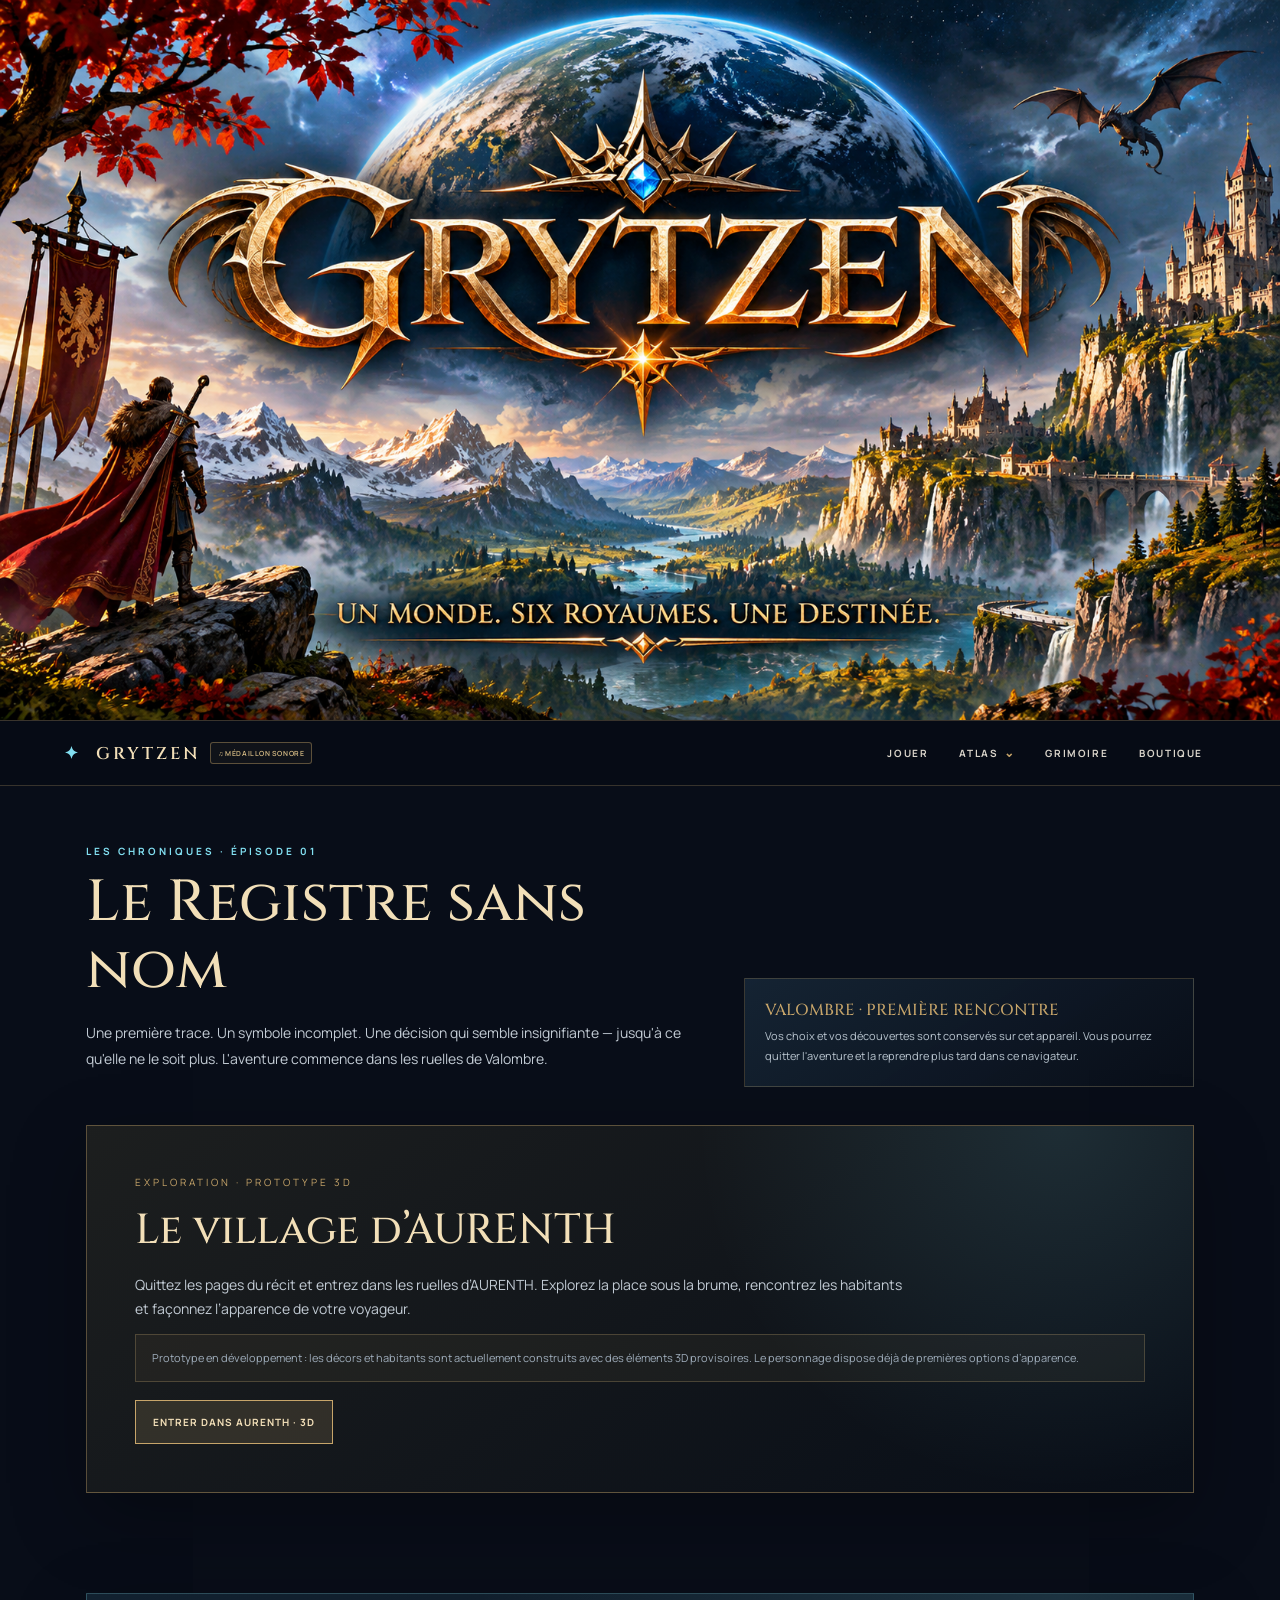
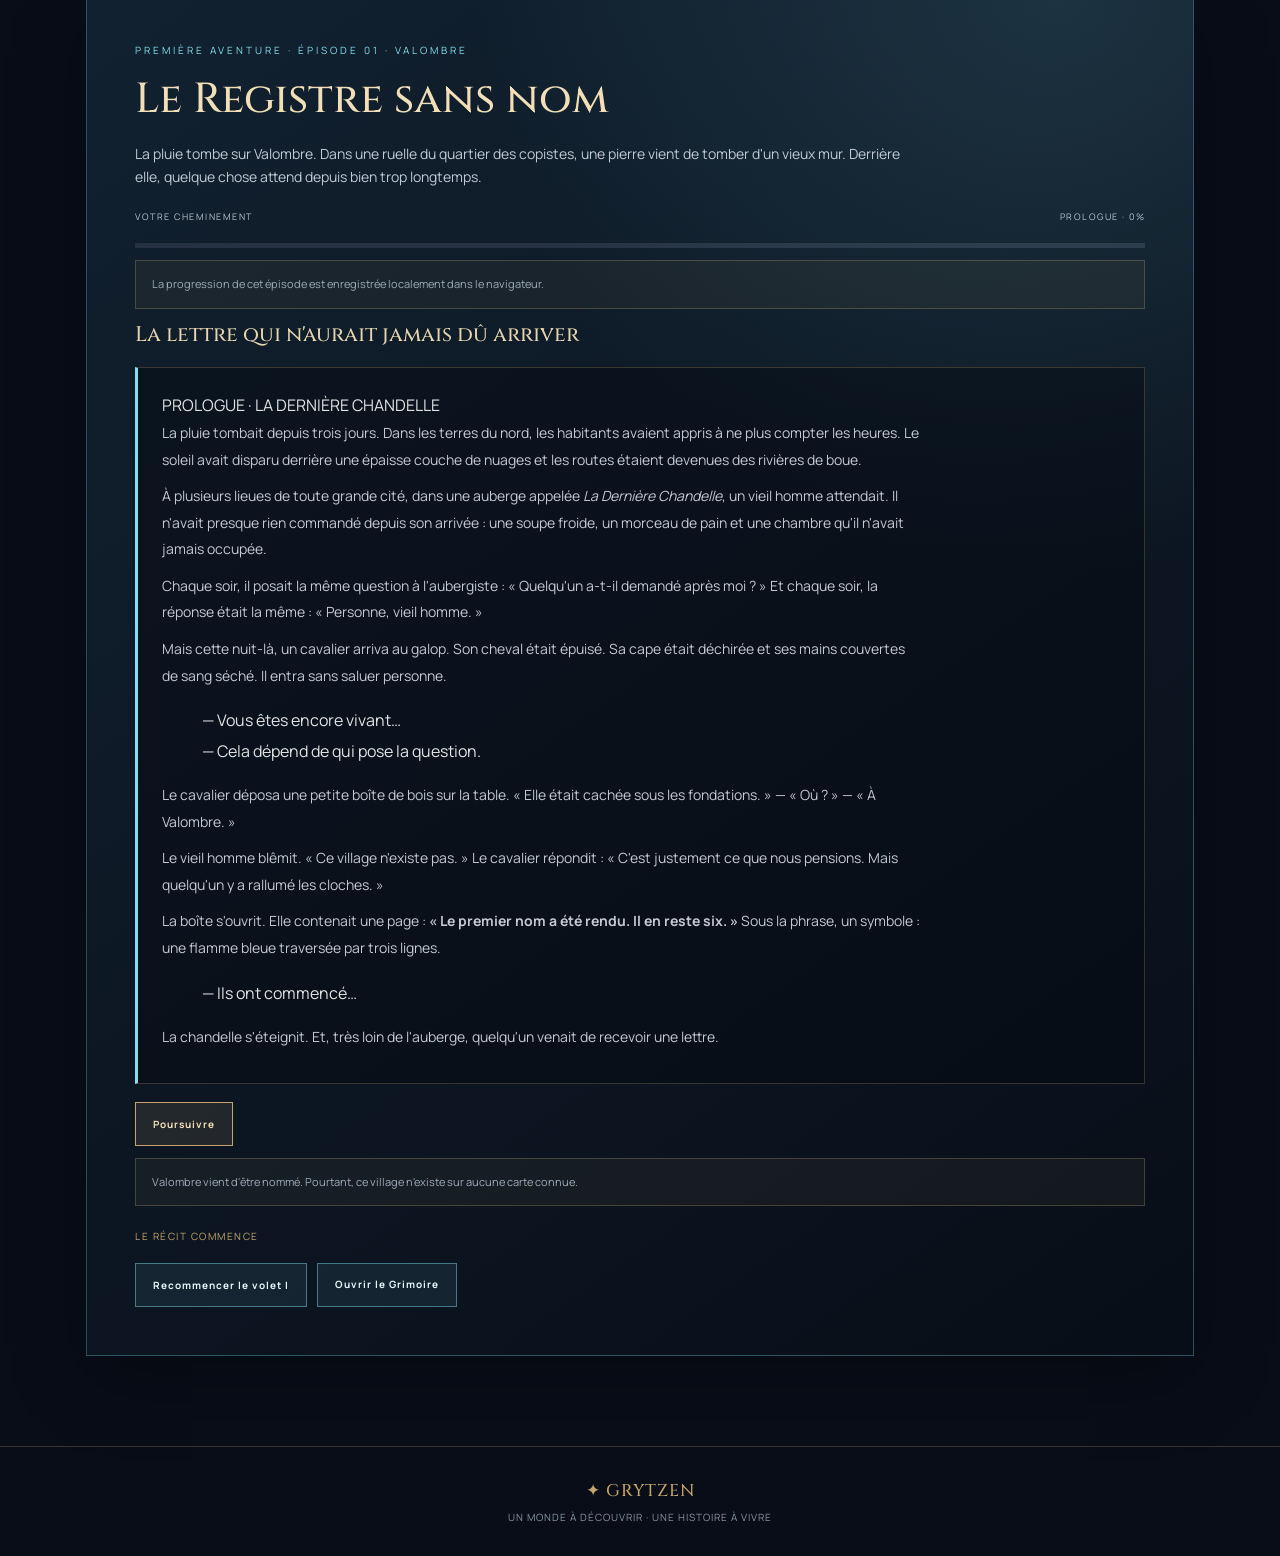
<file: jouer.html>
<!doctype html><html lang="fr"><head>
<meta charset="utf-8"><meta name="viewport" content="width=device-width, initial-scale=1">
<meta name="theme-color" content="#080d18">
<link rel="preconnect" href="https://fonts.googleapis.com"><link rel="preconnect" href="https://fonts.gstatic.com" crossorigin>
<link href="https://fonts.googleapis.com/css2?family=Cinzel:wght@400;500;600;700&family=Manrope:wght@400;500;600;700&display=swap" rel="stylesheet">
<link rel="stylesheet" href="css/style.css">

<title>GRYTZEN — Le Registre sans nom</title><meta name="description" content="Vivez le premier épisode de la saga GRYTZEN.">
<style>

:root{--ff-night:#080d18;--ff-panel:#111b2a;--ff-gold:#c7a56a;--ff-pale:#f2dfb8;--ff-ice:#82dff1;--ff-muted:#aeb8c6;--ff-line:rgba(210,178,119,.24)}
*{box-sizing:border-box}body{background:var(--ff-night);color:#f4efe5}
.site-header{position:sticky;top:0;z-index:100;background:rgba(7,12,22,.94);backdrop-filter:blur(14px);border-bottom:1px solid var(--ff-line)}
.site-header .nav{max-width:1200px;margin:auto;display:flex;align-items:center;justify-content:space-between;gap:18px;padding:13px 24px}
.site-header .brand{font:600 17px Cinzel,Georgia,serif;letter-spacing:3px;color:var(--ff-pale);white-space:nowrap}.site-header .brand span{color:var(--ff-ice);margin-right:8px}
.site-header nav{display:flex;align-items:center;justify-content:center;gap:5px;flex-wrap:wrap}
.site-header nav a{display:flex;align-items:center;min-height:38px;padding:0 13px;color:#d9d4ca;font:700 10px Manrope,sans-serif;letter-spacing:1.6px}
.site-header nav a:hover,.site-header nav a[aria-current=page]{color:var(--ff-ice)}
footer{border-top:1px solid var(--ff-line);padding:32px 20px;text-align:center;color:#8996a5;font:10px Manrope,sans-serif;letter-spacing:1px}
footer strong{display:block;margin-bottom:8px;color:var(--ff-gold);font:500 17px Cinzel,serif}
.page-kicker{color:var(--ff-ice);font:700 10px Manrope,sans-serif;letter-spacing:3px;text-transform:uppercase}
.page-title{font:500 clamp(32px,5vw,58px)/1.15 Cinzel,Georgia,serif;color:var(--ff-pale);margin:12px 0 16px}
.page-lead{max-width:720px;color:#c2cbd4;font:14px/1.9 Manrope,sans-serif}
@media(max-width:760px){.site-header .nav{padding:10px 12px;flex-direction:column;gap:7px}.site-header .brand{font-size:16px}.site-header nav{width:100%;gap:0;border-top:1px solid rgba(210,178,119,.12);padding-top:5px}.site-header nav a{min-height:34px;padding:0 9px;font-size:9px;letter-spacing:1px}}


.adventure-intro{max-width:1160px;margin:auto;padding:58px 26px 28px;display:grid;grid-template-columns:1fr .72fr;gap:32px;align-items:end}
.adventure-stamp{border:1px solid var(--ff-line);padding:20px;background:linear-gradient(145deg,rgba(23,39,56,.85),rgba(8,14,24,.92));color:#b9c5cf;font:11px/1.8 Manrope,sans-serif}
.adventure-stamp strong{display:block;color:var(--ff-gold);font:500 16px Cinzel,serif;margin-bottom:5px}
.game-section{max-width:1160px;margin:0 auto;padding:10px 26px 90px}
.game-panel{border:1px solid rgba(130,223,241,.28);background:linear-gradient(145deg,rgba(18,34,49,.98),rgba(8,14,24,.99));padding:clamp(22px,4vw,48px);position:relative;overflow:hidden;box-shadow:0 25px 70px rgba(0,0,0,.28)}
.game-panel:before{content:"";position:absolute;inset:0;pointer-events:none;background:radial-gradient(circle at 88% 0%,rgba(130,223,241,.12),transparent 35%)}
.game-topline{position:relative;color:var(--ff-ice);font-size:10px;letter-spacing:3px}
.game-panel h2{position:relative;font:500 clamp(27px,4vw,42px) Cinzel,serif;color:var(--ff-pale);margin:12px 0}
.game-panel>p{position:relative;color:#c1cad3;font-size:14px;max-width:780px}
.game-note{position:relative;color:#9eacba;font-size:11px;line-height:1.7;margin:12px 0}
.grimoire-progress-caption{display:flex;justify-content:space-between;gap:12px;color:#b8c5cf;font-size:9px;letter-spacing:1.5px;margin:22px 0 9px}
.game-scene{position:relative;border:1px solid rgba(199,165,106,.25);border-left:3px solid var(--ff-ice);background:rgba(3,9,16,.42);padding:22px 24px;margin:18px 0;min-height:125px;color:#e2e4e3;line-height:1.9}
.game-scene p{margin:0 0 10px}.game-actions{display:flex;gap:10px;flex-wrap:wrap;margin-top:18px}
.game-btn{border:1px solid rgba(130,223,241,.45);background:rgba(130,223,241,.08);color:#e9f7fa;padding:13px 17px;font:700 10px Manrope,sans-serif;letter-spacing:1px;cursor:pointer}
.game-btn:hover{background:rgba(130,223,241,.18)}.game-btn.gold{border-color:var(--ff-gold);color:var(--ff-pale);background:rgba(199,165,106,.12)}
.game-status{font-size:10px!important;letter-spacing:1.5px;color:var(--ff-gold)!important;margin-top:22px}
@media(max-width:760px){.adventure-intro{grid-template-columns:1fr;padding:38px 20px 22px;gap:18px}.game-section{padding:8px 14px 58px}.grimoire-progress-caption{font-size:8px}.game-actions .game-btn{width:100%;text-align:center}}
.game-scene-title{margin:0 0 14px;color:#e7d5ae;font:500 21px Cinzel,Georgia,serif}
</style>

<style id="gry-3d-entry-style">.gry-3d-entry{border-color:rgba(199,165,106,.42);background:linear-gradient(145deg,rgba(29,31,31,.98),rgba(8,14,24,.99))}.gry-3d-entry .game-topline{color:var(--ff-gold)}.gry-3d-entry .game-btn{display:inline-flex;align-items:center;justify-content:center;text-decoration:none}.gry-3d-entry .game-btn.gold{border-color:var(--ff-gold);background:rgba(199,165,106,.16)}
</style>
</head><body><div class="banner"><img src="assets/banniere-grytzen.png" alt="Bannière GRYTZEN"></div><header class="site-header"><div class="nav"><div class="gry-brand-group"><a class="brand" href="index.html"><span>✦</span> GRYTZEN</a><button class="gry-header-control" type="button" aria-label="Lire ou mettre en pause la musique">♫ MÉDAILLON SONORE</button></div><nav aria-label="Navigation principale">
<a href="jouer.html">JOUER</a>
<details class="nav-dropdown">
  <summary aria-haspopup="true">ATLAS <span class="nav-chevron" aria-hidden="true">⌄</span></summary>
  <div class="nav-submenu">
    <a href="atlas.html?view=map" data-atlas-action="map">Carte et régions</a>
    <a href="atlas.html?view=knowledge" data-atlas-action="knowledge">Explorer les connaissances</a>
  </div>
</details>
<a href="grimoire.html">GRIMOIRE</a>
<a href="boutique.html">BOUTIQUE</a>
</nav></div></header>
<main><section class="adventure-intro"><div><div class="page-kicker">LES CHRONIQUES · ÉPISODE 01</div><h1 class="page-title">Le Registre sans nom</h1><p class="page-lead">Une première trace. Un symbole incomplet. Une décision qui semble insignifiante — jusqu'à ce qu'elle ne le soit plus. L'aventure commence dans les ruelles de Valombre.</p></div>
<aside class="adventure-stamp"><strong>VALOMBRE · PREMIÈRE RENCONTRE</strong>Vos choix et vos découvertes sont conservés sur cet appareil. Vous pourrez quitter l'aventure et la reprendre plus tard dans ce navigateur.</aside></section>
<section class="game-section" id="monde-3d"><div class="game-panel gry-3d-entry">
<div class="game-topline">EXPLORATION · PROTOTYPE 3D</div><h2>Le village d’AURENTH</h2>
<p>Quittez les pages du récit et entrez dans les ruelles d’AURENTH. Explorez la place sous la brume, rencontrez les habitants et façonnez l’apparence de votre voyageur.</p>
<div class="game-note">Prototype en développement : les décors et habitants sont actuellement construits avec des éléments 3D provisoires. Le personnage dispose déjà de premières options d’apparence.</div>
<div class="game-actions"><a class="game-btn gold" href="jeu-3d.html">ENTRER DANS AURENTH · 3D</a></div>
</div></section>
<section class="game-section" id="episode"><div class="game-panel">
<div class="game-topline">PREMIÈRE AVENTURE · ÉPISODE 01 · VALOMBRE</div><h2>Le Registre sans nom</h2>
<p>La pluie tombe sur Valombre. Dans une ruelle du quartier des copistes, une pierre vient de tomber d'un vieux mur. Derrière elle, quelque chose attend depuis bien trop longtemps.</p>
<div class="grimoire-progress-caption"><span>VOTRE CHEMINEMENT</span><span id="episode-progress">PROLOGUE · 0%</span></div><div class="grimoire-progress" aria-hidden="true"><span id="episode-progress-bar" style="width:0%"></span></div>
<div class="game-note">La progression de cet épisode est enregistrée localement dans le navigateur.</div>
<h3 id="scene-title" class="game-scene-title"></h3><div aria-live="polite" class="game-scene" id="game-scene"><p>Une cavité sombre apparaît entre deux blocs. À l'intérieur repose un paquet enveloppé dans une toile jaunie. Un cercle incomplet traversé par une ligne verticale est tracé sur le tissu.</p><p><em>Que faites-vous ?</em></p></div>
<div class="game-actions" id="game-controls"><button class="game-btn gold" onclick="episodeChoice('prendre')">Prendre le paquet</button><button class="game-btn" onclick="episodeChoice('examiner')">Examiner le symbole</button><button class="game-btn" onclick="episodeChoice('appeler')">Appeler un archiviste</button></div>
<div class="game-note" id="game-feedback">Chaque choix peut révéler un détail différent. Observez avant d'agir.</div>
<p class="game-status" id="game-status">PROGRESSION : PREMIÈRE RENCONTRE</p>
<div class="game-actions"><button class="game-btn" onclick="longEpisodeReset()">Recommencer le volet I</button><a class="game-btn" href="grimoire.html">Ouvrir le Grimoire</a></div>
</div></section></main><footer><strong>✦ GRYTZEN</strong>UN MONDE À DÉCOUVRIR · UNE HISTOIRE À VIVRE</footer><script src="js/app.js"></script><script src="js/episode01-long.js"></script>
<style id="grytzen-pjax-style">
.site-header .nav, header .nav {display:flex;align-items:center;gap:18px;flex-wrap:nowrap}
.gry-brand-group{display:inline-flex;align-items:center;gap:9px;flex:0 0 auto;min-width:0}
.gry-header-control{display:inline-flex;align-items:center;justify-content:center;flex:0 0 auto;min-height:22px;height:22px;padding:0 7px;margin:0;border:1px solid rgba(199,165,106,.42);border-radius:3px;color:#d8bd86;background:rgba(199,165,106,.055);font:600 7px/1 Manrope,Arial,sans-serif;letter-spacing:.55px;text-decoration:none;white-space:nowrap;cursor:pointer;transition:all .2s}
.gry-header-control:hover{color:#f4dfb8;border-color:#d9b66f;background:rgba(199,165,106,.13)}
.site-header nav{margin-left:auto;min-width:0}
@media(max-width:760px){
 .site-header .nav,header .nav{flex-direction:column!important;justify-content:center!important;gap:7px!important;padding:9px 10px!important}
 .gry-brand-group{align-self:center;gap:8px}
 .gry-header-control{display:inline-flex;align-items:center;justify-content:center;flex:0 0 auto;min-height:22px;height:22px;padding:0 7px;margin:0;border:1px solid rgba(199,165,106,.42);border-radius:3px;color:#d8bd86;background:rgba(199,165,106,.055);font:600 7px/1 Manrope,Arial,sans-serif;letter-spacing:.55px;text-decoration:none;white-space:nowrap;cursor:pointer;transition:all .2s}
 .site-header nav{width:100%;margin:0;justify-content:center;border-top:1px solid rgba(210,178,119,.12);padding-top:4px}
}
</style>
<script src="js/audio-player.js"></script>
<script src="js/grytzen-persistent-nav.js"></script>

</body></html>
</file>
<file: css/style.css>
:root{--night:#080d18;--panel:#111a29;--gold:#c7a56a;--pale:#f2dfb8;--ice:#82dff1;--muted:#aeb8c6;--line:rgba(210,178,119,.25);--serif:"Cinzel",Georgia,serif;--sans:"Manrope",Arial,sans-serif}
*{box-sizing:border-box}html{scroll-behavior:smooth;scroll-padding-top:90px}body{margin:0;background:var(--night);color:#f4efe5;font-family:var(--sans);line-height:1.65}a{color:inherit;text-decoration:none}button{font:inherit}
.banner{height:clamp(112px,20vw,220px);background:#050912;overflow:hidden;border-bottom:1px solid var(--line)}.banner img{width:100%;height:100%;object-fit:cover;object-position:center;display:block}
header{position:sticky;top:0;z-index:20;background:rgba(7,12,22,.88);backdrop-filter:blur(16px);border-bottom:1px solid var(--line)}.nav{max-width:1200px;margin:auto;padding:13px 26px;display:flex;align-items:center;justify-content:space-between;gap:18px}.brand{font:600 17px var(--serif);letter-spacing:3px;color:var(--pale);white-space:nowrap}.brand span{color:var(--ice);margin-right:9px}nav{display:flex;gap:8px}nav a{font-size:10px;letter-spacing:2px;font-weight:700;padding:10px 14px;color:#d9d4ca;transition:.25s}nav a:hover{color:var(--ice)}.nav-cta{border:1px solid var(--gold);color:var(--pale);padding:9px 14px;font-size:10px;letter-spacing:1.5px}
.hero{min-height:690px;position:relative;overflow:hidden;display:flex;align-items:center;isolation:isolate;background:radial-gradient(ellipse at 75% 47%,rgba(22,97,132,.22),transparent 32%),linear-gradient(90deg,#080d18 0%,rgba(8,13,24,.94) 32%,rgba(8,13,24,.25) 100%),linear-gradient(0deg,#080d18 0%,transparent 28%),#101a2a}
.hero:before{content:"";position:absolute;inset:0;z-index:-2;background:
radial-gradient(ellipse at 72% 72%,rgba(64,175,210,.15),transparent 24%),
linear-gradient(180deg,transparent 60%,#080d18 100%),
url("data:image/svg+xml,%3Csvg xmlns='http://www.w3.org/2000/svg' viewBox='0 0 1600 900'%3E%3Cdefs%3E%3ClinearGradient id='s' x2='0' y2='1'%3E%3Cstop stop-color='%231c3448'/%3E%3Cstop offset='1' stop-color='%23070d18'/%3E%3C/linearGradient%3E%3CradialGradient id='m'%3E%3Cstop stop-color='%2373dff2' stop-opacity='.9'/%3E%3Cstop offset='.25' stop-color='%232e8eb0' stop-opacity='.3'/%3E%3Cstop offset='1' stop-color='%23070d18' stop-opacity='0'/%3E%3C/radialGradient%3E%3C/defs%3E%3Crect width='1600' height='900' fill='url(%23s)'/%3E%3Ccircle cx='1120' cy='470' r='340' fill='url(%23m)'/%3E%3Cpath d='M0 620L170 400 300 560 460 300 600 550 770 250 900 570 1080 340 1220 560 1390 310 1600 590V900H0Z' fill='%230b1421'/%3E%3Cpath d='M0 700L210 560 350 670 560 470 740 700 930 500 1110 690 1300 480 1600 700V900H0Z' fill='%23070d18'/%3E%3Cpath d='M1030 690V530L1080 530V470L1120 470V420L1160 420V470H1200V530H1240V690Z' fill='%23081019' stroke='%2378d8eb' stroke-opacity='.35' stroke-width='3'/%3E%3Cpath d='M1110 690V590Q1135 550 1160 590V690' fill='%2348c9e6' fill-opacity='.18'/%3E%3Cpath d='M0 780Q300 700 600 790T1200 770T1600 790V900H0Z' fill='%23050a12'/%3E%3C/svg%3E");background-size:cover;background-position:center}
.hero:after{content:"";position:absolute;inset:0;z-index:-1;opacity:.28;background-image:radial-gradient(1px 1px at 15% 22%,#fff 99%,transparent),radial-gradient(1px 1px at 66% 18%,#bdeeff 99%,transparent),radial-gradient(2px 2px at 83% 35%,#fff 99%,transparent),radial-gradient(1px 1px at 52% 60%,#fff 99%,transparent),radial-gradient(1px 1px at 92% 75%,#bdeeff 99%,transparent);background-size:310px 230px}
.hero-inner{max-width:1200px;width:100%;margin:auto;padding:100px 26px 130px}.eyebrow{font-size:10px;letter-spacing:4px;color:var(--ice);text-transform:uppercase}.hero h1{font:500 clamp(42px,6.5vw,82px)/1.12 var(--serif);color:var(--pale);max-width:720px;margin:20px 0;text-shadow:0 8px 40px #000}.hero h1 em{font-style:normal;color:var(--ice)}.hero p{max-width:570px;color:#d1d6dc;font-size:15px;line-height:1.9}.actions{display:flex;gap:14px;flex-wrap:wrap;margin-top:32px}.button{display:inline-flex;align-items:center;justify-content:center;gap:12px;padding:15px 22px;font-size:10px;font-weight:700;letter-spacing:2px;text-transform:uppercase;transition:.25s;cursor:pointer}.button.primary{background:linear-gradient(120deg,#d3b47b,#9b7845);color:#10131b;border:1px solid #e4c990}.button.secondary{border:1px solid rgba(210,178,119,.6);color:var(--pale);background:rgba(5,10,18,.35)}.button:hover{transform:translateY(-3px);filter:brightness(1.12)}.hero-note{margin-top:48px;display:flex;align-items:center;gap:13px;color:#aab7c3;font-size:10px;letter-spacing:1.5px}.hero-note:before{content:"";width:38px;height:1px;background:var(--ice)}
.flame-orb{position:absolute;right:17%;top:31%;width:180px;height:220px;pointer-events:none;filter:drop-shadow(0 0 28px rgba(85,212,244,.5));animation:float 5s ease-in-out infinite}.flame-orb svg{width:100%;height:100%}@keyframes float{0%,100%{transform:translateY(0) rotate(-2deg)}50%{transform:translateY(-13px) rotate(2deg)}}
section.content{max-width:1200px;margin:auto;padding:100px 26px}.section-head{text-align:center;max-width:720px;margin:0 auto 48px}.section-head .eyebrow{color:var(--gold)}.section-head h2{font:500 clamp(28px,4vw,44px)/1.25 var(--serif);color:var(--pale);margin:13px 0}.section-head p{color:var(--muted);font-size:14px}
.pillars{display:grid;grid-template-columns:repeat(3,1fr);gap:18px}.pillar{position:relative;min-height:240px;padding:30px;border:1px solid var(--line);background:linear-gradient(145deg,rgba(25,40,57,.88),rgba(10,16,27,.94));overflow:hidden;transition:.3s}.pillar:hover{transform:translateY(-5px);border-color:rgba(130,223,241,.55)}.pillar .number{font:24px var(--serif);color:var(--ice);opacity:.8}.pillar h3{font:500 21px var(--serif);color:var(--pale);margin:18px 0 8px}.pillar p{font-size:13px;color:var(--muted);margin:0 0 22px}.pillar a{font-size:10px;letter-spacing:2px;color:var(--ice)}
.atlas-wrap{background:linear-gradient(180deg,#0a111d,#101b2a 48%,#0a111d);border-top:1px solid rgba(130,223,241,.12);border-bottom:1px solid rgba(130,223,241,.12)}.atlas{display:grid;grid-template-columns:1.1fr .9fr;gap:42px;align-items:center}.map-art{min-height:420px;position:relative;border:1px solid var(--line);background:radial-gradient(ellipse at 50% 50%,rgba(62,139,161,.18),transparent 60%),#0a1421;overflow:hidden}.map-art:before{content:"";position:absolute;inset:18px;border:1px solid rgba(199,165,106,.2);background:repeating-radial-gradient(ellipse at 50% 50%,transparent 0 35px,rgba(199,165,106,.08) 36px 37px)}.continent{position:absolute;background:linear-gradient(145deg,#9b8c6b,#425c58 58%,#273e48);opacity:.78;filter:drop-shadow(0 12px 10px #000);border:1px solid #c7a56a66}.c1{width:35%;height:32%;left:13%;top:23%;border-radius:45% 55% 60% 35%;transform:rotate(-24deg)}.c2{width:28%;height:39%;right:13%;top:15%;border-radius:38% 55% 30% 65%;transform:rotate(22deg)}.c3{width:25%;height:20%;left:38%;bottom:12%;border-radius:55% 30% 60% 40%;transform:rotate(10deg)}.island{position:absolute;width:12%;height:7%;border-radius:50%;background:#9a8b69;right:12%;bottom:20%;transform:rotate(-22deg)}.map-label{position:absolute;font:10px var(--serif);letter-spacing:2px;color:#e4d2a8;text-shadow:0 2px 6px #000}.l1{left:19%;top:34%}.l2{right:17%;top:31%}.l3{left:44%;bottom:18%}.map-pin{position:absolute;width:10px;height:10px;border-radius:50%;background:var(--ice);box-shadow:0 0 0 7px #82dff122,0 0 20px #82dff1;cursor:pointer}.pin1{left:32%;top:39%}.pin2{right:28%;top:38%}.pin3{left:52%;bottom:25%}.map-caption{position:absolute;bottom:18px;left:22px;font-size:9px;letter-spacing:2px;color:#b8c4ce}.atlas-copy h2{font:500 clamp(28px,4vw,42px) var(--serif);color:var(--pale);margin:12px 0}.atlas-copy p{color:var(--muted);font-size:14px}.region-list{display:grid;grid-template-columns:1fr 1fr;gap:8px;margin-top:25px}.region{border:1px solid var(--line);background:#0a111c;color:#e8ddc8;text-align:left;padding:12px 14px;cursor:pointer;font-size:11px;letter-spacing:1px;transition:.2s}.region:hover,.region.active{border-color:var(--ice);color:var(--ice);background:#102332}.region-detail{min-height:52px;margin-top:14px;color:#c5d0d9;font-size:12px}
.manifesto{max-width:850px;margin:auto;text-align:center;padding:75px 26px}.manifesto .quote{font:italic clamp(22px,3vw,34px)/1.5 var(--serif);color:var(--pale)}.manifesto small{display:block;margin-top:22px;color:var(--ice);letter-spacing:3px;font-size:9px}
footer{border-top:1px solid var(--line);padding:34px 26px;text-align:center;color:#8996a5;font-size:10px;letter-spacing:1px}footer strong{font:500 17px var(--serif);color:var(--gold);display:block;margin-bottom:8px}
@media(max-width:760px){.nav{padding:12px 16px;flex-wrap:wrap}.brand{font-size:14px}nav{order:3;width:100%;justify-content:center;border-top:1px solid rgba(210,178,119,.12);padding-top:5px}nav a{padding:9px 10px;font-size:9px}.nav-cta{font-size:9px}.hero{min-height:620px}.hero-inner{padding:75px 22px 100px}.flame-orb{right:4%;top:24%;width:105px;height:140px;opacity:.72}.hero h1{max-width:530px;font-size:clamp(40px,11vw,62px)}.hero p{max-width:470px;font-size:14px}.pillars{grid-template-columns:1fr}.pillar{min-height:190px}.atlas{grid-template-columns:1fr;gap:28px}.map-art{min-height:330px}.region-list{grid-template-columns:1fr 1fr}section.content{padding:75px 20px}}
@media(max-width:390px){nav a{letter-spacing:1px;padding:8px 7px}.actions .button{width:100%}.region-list{grid-template-columns:1fr}}
@media(prefers-reduced-motion:reduce){*,*:before,*:after{scroll-behavior:auto!important;animation:none!important;transition:none!important}}

.atlas-explorer{max-width:1200px;margin:0 auto;padding:0 26px 100px}
.atlas-explorer-head{text-align:center;margin:0 auto 32px;max-width:700px}
.atlas-explorer-head .eyebrow{color:var(--gold)}
.atlas-explorer-head h2{font:500 clamp(26px,4vw,38px) var(--serif);color:var(--pale);margin:12px 0}
.atlas-explorer-head p{color:var(--muted);font-size:13px}
.region-cards{display:grid;grid-template-columns:repeat(3,1fr);gap:14px}
.region-card{position:relative;text-align:left;min-height:210px;padding:23px;border:1px solid var(--line);background:linear-gradient(145deg,#172536,#0b1420);color:#eee7d9;cursor:pointer;overflow:hidden;transition:.25s}
.region-card:before{content:"";position:absolute;width:150px;height:150px;border-radius:50%;right:-70px;top:-75px;background:radial-gradient(circle,rgba(130,223,241,.16),transparent 70%)}
.region-card:hover,.region-card.selected{transform:translateY(-4px);border-color:var(--ice);background:linear-gradient(145deg,#1b3042,#0b1420)}
.region-card .index{font:12px var(--serif);color:var(--ice);letter-spacing:2px}
.region-card h3{font:500 19px var(--serif);color:var(--pale);margin:14px 0 7px}
.region-card p{font-size:12px;color:#b8c2cd;margin:0;max-width:300px}
.region-card .discover{display:block;margin-top:17px;font-size:9px;letter-spacing:2px;color:var(--ice)}
.region-dossier{display:grid;grid-template-columns:.75fr 1.25fr;gap:28px;margin-top:22px;padding:28px;border:1px solid rgba(130,223,241,.28);background:linear-gradient(120deg,rgba(22,45,61,.72),rgba(10,17,29,.95));}
.dossier-mark{min-height:210px;display:flex;align-items:center;justify-content:center;border:1px solid var(--line);background:radial-gradient(circle,rgba(87,188,212,.16),transparent 60%),#0a1420}
.dossier-mark span{font:500 clamp(38px,6vw,65px) var(--serif);color:rgba(130,223,241,.72);text-shadow:0 0 30px rgba(130,223,241,.3)}
.dossier-copy .eyebrow{color:var(--ice)}
.dossier-copy h3{font:500 clamp(23px,3vw,34px) var(--serif);color:var(--pale);margin:9px 0}
.dossier-copy p{font-size:13px;color:#c3ccd5}
.dossier-facts{display:grid;grid-template-columns:repeat(2,1fr);gap:12px;margin-top:18px}
.dossier-fact{border-top:1px solid var(--line);padding-top:10px}
.dossier-fact b{display:block;font-size:9px;letter-spacing:2px;color:var(--gold);margin-bottom:4px}
.dossier-fact span{font-size:11px;color:#d5dce2}
@media(max-width:760px){.region-cards{grid-template-columns:1fr 1fr}.region-dossier{grid-template-columns:1fr;padding:18px}.dossier-mark{min-height:130px}.atlas-explorer{padding:0 20px 75px}}
@media(max-width:430px){.region-cards{grid-template-columns:1fr}.region-card{min-height:165px}.dossier-facts{grid-template-columns:1fr}}


/* EPISODE JOUABLE — prototype */
.game-section{max-width:1120px;margin:0 auto;padding:70px 26px 90px}
.game-panel{border:1px solid rgba(130,223,241,.28);background:linear-gradient(145deg,rgba(18,34,49,.96),rgba(8,14,24,.98));padding:clamp(20px,4vw,42px);position:relative;overflow:hidden}
.game-panel:before{content:"";position:absolute;inset:0;background:radial-gradient(circle at 85% 10%,rgba(130,223,241,.11),transparent 35%);pointer-events:none}
.game-topline{font-size:10px;letter-spacing:3px;color:var(--ice)}
.game-panel h2{font:500 clamp(25px,4vw,38px) var(--serif);color:var(--pale);margin:12px 0}
.game-panel p{color:#c1cad3;font-size:14px;max-width:760px}
.game-scene{position:relative;border-left:2px solid var(--ice);padding:4px 0 4px 20px;margin:24px 0;min-height:80px}
.game-actions{display:flex;gap:10px;flex-wrap:wrap;margin-top:20px}
.game-btn{border:1px solid rgba(130,223,241,.45);background:rgba(130,223,241,.08);color:#e9f7fa;padding:12px 16px;font:600 11px var(--sans);letter-spacing:1px;cursor:pointer;transition:.2s}
.game-btn:hover{background:rgba(130,223,241,.18);border-color:var(--ice)}
.game-btn.gold{border-color:var(--gold);color:var(--pale);background:rgba(199,165,106,.1)}
.game-status{font-size:10px!important;letter-spacing:1px;color:var(--gold)!important;margin-top:18px}
.game-riddle{display:grid;grid-template-columns:repeat(3,1fr);gap:10px;margin:18px 0}
.riddle-choice{padding:16px 10px;border:1px solid var(--line);background:#101c2a;color:var(--pale);cursor:pointer;font:500 12px var(--serif)}
.riddle-choice:hover{border-color:var(--ice);background:#172b3d}
.game-note{padding:14px 16px;border:1px solid var(--line);background:rgba(199,165,106,.06);font-size:12px;color:#d7c49d;margin-top:16px}
@media(max-width:600px){.game-section{padding:48px 18px}.game-riddle{grid-template-columns:1fr}.game-actions .game-btn{width:100%}}


/* GRIMOIRE PERSONNEL */
.grimoire-section{max-width:1120px;margin:0 auto;padding:78px 26px 90px;scroll-margin-top:90px}
.grimoire-panel{border:1px solid rgba(199,165,106,.3);background:linear-gradient(145deg,#121d2b,#090f1a);padding:clamp(20px,4vw,40px);position:relative;overflow:hidden}
.grimoire-head{text-align:center;max-width:700px;margin:0 auto 30px}.grimoire-head .eyebrow{color:var(--gold)}.grimoire-head h2{font:500 clamp(27px,4vw,40px) var(--serif);color:var(--pale);margin:12px 0}.grimoire-head p{color:var(--muted);font-size:13px}
.grimoire-stats{display:grid;grid-template-columns:repeat(3,1fr);gap:10px;margin:25px 0}.grimoire-stat{padding:17px 12px;text-align:center;border:1px solid var(--line);background:rgba(5,12,21,.55)}.grimoire-stat strong{display:block;font:26px var(--serif);color:var(--ice)}.grimoire-stat span{font-size:9px;letter-spacing:1.5px;color:var(--muted)}
.grimoire-grid{display:grid;grid-template-columns:repeat(2,1fr);gap:12px}.grimoire-entry{display:block;width:100%;text-align:left;padding:18px;border:1px solid var(--line);background:rgba(6,13,22,.62);min-height:132px;color:inherit;cursor:pointer;transition:border-color .2s,background .2s}.grimoire-entry.found{border-color:rgba(130,223,241,.42);cursor:pointer;pointer-events:auto;position:relative;z-index:1}.grimoire-entry.found:hover{border-color:var(--ice);background:rgba(22,43,61,.8)}.grimoire-entry .entry-type{font-size:9px;letter-spacing:2px;color:var(--gold)}.grimoire-entry h3{font:500 16px var(--serif);color:var(--pale);margin:8px 0 5px}.grimoire-entry p{font-size:11px;color:var(--muted);margin:0}.grimoire-entry.locked{opacity:.58;cursor:not-allowed;pointer-events:none}.grimoire-entry.locked h3{color:#aab3bf}.entry-open{display:block;margin-top:12px;color:var(--ice);font-size:9px;letter-spacing:1.5px}.grimoire-detail{display:none;margin-top:18px;padding:22px;border:1px solid rgba(130,223,241,.45);background:linear-gradient(135deg,rgba(19,39,55,.96),rgba(7,14,24,.98));}.grimoire-detail.open{display:block}.grimoire-detail .detail-type{font-size:9px;letter-spacing:2px;color:var(--gold)}.grimoire-detail h3{font:500 25px var(--serif);color:var(--pale);margin:10px 0}.grimoire-detail p{font-size:13px;line-height:1.8;color:#c5d0d9}.grimoire-detail .detail-note{padding:12px;border-left:2px solid var(--gold);background:rgba(199,165,106,.07);color:#e0d1b2;font:italic 14px var(--serif);margin:16px 0}.grimoire-progress{height:5px;background:#263243;margin-top:18px;overflow:hidden}.grimoire-progress span{display:block;height:100%;background:linear-gradient(90deg,var(--gold),var(--ice));width:0;transition:width .3s}.grimoire-actions{display:flex;justify-content:center;gap:10px;flex-wrap:wrap;margin-top:25px}.grimoire-foot{font-size:11px;color:#9ba9b7;text-align:center;margin:18px auto 0;max-width:650px}
/* ILLUSTRATIONS ORIGINALES DU GRIMOIRE */
.grimoire-entry{position:relative;overflow:hidden;padding:16px 16px 17px 112px;min-height:142px}
.entry-art{position:absolute;left:12px;top:13px;width:88px;height:112px;border:1px solid rgba(199,165,106,.32);background:radial-gradient(ellipse at 50% 45%,rgba(76,151,174,.22),rgba(7,14,24,.92) 72%);display:grid;place-items:center;overflow:hidden}
.entry-art img{width:100%;height:100%;object-fit:cover;display:block}
.grimoire-entry.locked .entry-art{filter:grayscale(.85);opacity:.48}
.grimoire-detail{position:relative;overflow:hidden;padding:clamp(18px,3vw,30px)}
.detail-art{width:100%;height:190px;margin:0 0 22px;border:1px solid rgba(199,165,106,.3);background:radial-gradient(ellipse at 50% 45%,rgba(76,151,174,.2),rgba(7,14,24,.95) 72%);display:grid;place-items:center;overflow:hidden}
.detail-art img{height:100%;width:100%;object-fit:contain;display:block}
.grimoire-entry .entry-type{display:block;margin-bottom:5px}
@media(max-width:600px){.grimoire-entry{padding-left:104px;min-height:136px}.entry-art{width:78px;height:104px}.detail-art{height:160px}}
@media(max-width:600px){.grimoire-section{padding:55px 18px}.grimoire-stats{grid-template-columns:1fr 1fr}.grimoire-grid{grid-template-columns:1fr}.grimoire-actions .game-btn{width:100%}}


/* GRIMOIRE V6 — pages anciennes et ouverture immersive */
.grimoire-detail.open{
  display:block;position:relative;isolation:isolate;margin-top:24px;
  padding:clamp(22px,4vw,42px);color:#2b2117;
  border:8px double #9b7543;outline:1px solid rgba(226,190,126,.35);outline-offset:5px;
  background:
    radial-gradient(ellipse at 12% 8%,rgba(255,255,255,.48),transparent 38%),
    radial-gradient(ellipse at 88% 92%,rgba(123,75,35,.16),transparent 42%),
    repeating-linear-gradient(0deg,rgba(91,59,30,.025) 0 1px,transparent 1px 5px),
    linear-gradient(135deg,#ead9b4,#d7bd8d 48%,#ead9b4);
  box-shadow:0 22px 55px rgba(0,0,0,.48),inset 0 0 35px rgba(93,58,27,.22);
  animation:grimoirePageOpen .55s cubic-bezier(.2,.8,.2,1) both;
}
.grimoire-detail.open:before,.grimoire-detail.open:after{
  content:"✦";position:absolute;z-index:2;color:#8d642f;font:24px Georgia,serif;
  text-shadow:0 1px 0 #f7e8c7;pointer-events:none
}
.grimoire-detail.open:before{top:10px;left:13px}
.grimoire-detail.open:after{right:13px;bottom:8px}
.grimoire-detail .detail-art{
  height:clamp(210px,38vw,390px);margin:0 0 25px;
  border:5px double #9b7543;background:#171b20;
  box-shadow:0 8px 22px rgba(57,35,16,.28)
}
.grimoire-detail .detail-art img{width:100%;height:100%;object-fit:cover;display:block}
.grimoire-detail .detail-type{
  color:#795629;font-size:10px;font-weight:800;letter-spacing:3px;text-align:center
}
.grimoire-detail h3{
  color:#332315;font:600 clamp(25px,4vw,38px)/1.25 Georgia,serif;
  text-align:center;margin:12px 0 20px;text-shadow:0 1px 0 rgba(255,255,255,.45)
}
.grimoire-detail p{
  max-width:760px;margin:14px auto;color:#392b1d;font:16px/1.85 Georgia,serif
}
.grimoire-detail .detail-note{
  max-width:760px;margin:24px auto;padding:18px 20px;
  border:1px solid rgba(119,81,39,.42);border-left:4px solid #9b7543;
  background:rgba(255,248,226,.48);color:#50391f;font:italic 17px/1.6 Georgia,serif
}
.grimoire-detail .detail-close{
  display:flex;width:max-content;margin:26px auto 0;border:1px solid #795629;
  background:#332719;color:#f1dfba;padding:12px 20px;
  font:700 10px var(--sans);letter-spacing:2px;text-transform:uppercase;cursor:pointer
}
.grimoire-detail .detail-close:hover{background:#594127;border-color:#b28b50}
@keyframes grimoirePageOpen{
  from{opacity:0;transform:translateY(18px) scale(.985);filter:blur(3px)}
  to{opacity:1;transform:translateY(0) scale(1);filter:blur(0)}
}
@media(prefers-reduced-motion:reduce){.grimoire-detail.open{animation:none}}
@media(max-width:600px){
  .grimoire-detail.open{padding:20px 15px;border-width:5px}
  .grimoire-detail .detail-art{height:220px}
  .grimoire-detail p{font-size:14px}
  .grimoire-detail .detail-note{font-size:15px;padding:14px}
}

/* GRIMOIRE V7 — pages scellées et indices de découverte */
.grimoire-entry.locked{opacity:1;filter:none;pointer-events:none;position:relative;isolation:isolate;border-color:rgba(199,165,106,.22);background:linear-gradient(135deg,rgba(31,35,43,.94),rgba(8,14,23,.98));}
.grimoire-entry.locked:after{content:"✦";position:absolute;right:15px;top:10px;color:rgba(199,165,106,.42);font:22px Georgia,serif}
.grimoire-entry.locked .entry-art{filter:grayscale(1) brightness(.48);opacity:.65;border-style:dashed}
.grimoire-entry.locked .entry-type{color:#b89a68}
.grimoire-entry.locked h3{color:#d0c3aa;font-style:italic}
.grimoire-entry.locked p{color:#9da6b1}
.grimoire-entry .sealed-hint{display:block;margin-top:9px;color:#bda577;font:italic 11px/1.5 Georgia,serif}
.grimoire-entry.found:after{content:"✓";position:absolute;right:13px;top:10px;color:var(--ice);font-size:14px}
.grimoire-progress-caption{display:flex;justify-content:space-between;gap:12px;margin-top:8px;color:#b8a47f;font-size:10px;letter-spacing:1px}
.grimoire-seal-note{margin:20px 0 0;padding:14px 16px;border:1px solid rgba(199,165,106,.2);background:rgba(199,165,106,.045);color:#c4b99f;text-align:center;font:italic 13px/1.7 Georgia,serif}
@media(max-width:600px){.grimoire-entry.locked:after{right:10px;top:8px}.grimoire-seal-note{font-size:12px}}



/* GRYTZEN — illustrations d'énigmes */
.clue-illustration{margin:20px auto 24px;max-width:920px;padding:10px;border:1px solid rgba(199,165,106,.32);background:linear-gradient(145deg,rgba(18,29,43,.9),rgba(6,12,20,.92));box-shadow:0 12px 34px rgba(0,0,0,.25)}
.clue-illustration img{display:block;width:100%;height:auto;max-height:430px;object-fit:contain;border-radius:3px}
.clue-illustration figcaption{padding:9px 8px 3px;text-align:center;color:#c7b58f;font:italic 12px/1.6 Georgia,serif;letter-spacing:.2px}
@media(max-width:600px){.clue-illustration{margin:14px -8px 18px;padding:6px}.clue-illustration img{max-height:none}.clue-illustration figcaption{font-size:11px}}

/* GRYTZEN — confort mobile et commandes tactiles (revue du 07/11/2026) */
.game-btn,
.riddle-choice {
  min-height: 44px;
  touch-action: manipulation;
}
.puzzle-input {
  display: block;
  width: min(100%, 420px);
  min-height: 48px;
  margin: 12px 0;
  padding: 12px 14px;
  border: 1px solid rgba(130,223,241,.45);
  border-radius: 2px;
  background: #101c2a;
  color: #fff;
  font: 16px/1.4 Manrope, Arial, sans-serif;
}
.puzzle-input::placeholder { color: #9ba9b7; }
.choice-grid {
  display: grid;
  grid-template-columns: repeat(3, minmax(0, 1fr));
  gap: 10px;
  margin: 16px 0;
}
.choice-grid .game-btn { width: 100%; }
@media (max-width: 600px) {
  .game-panel { padding: 20px 15px; }
  .game-scene { padding: 14px 12px; overflow-wrap: anywhere; }
  .game-actions { flex-direction: column; align-items: stretch; }
  .game-actions > .game-btn,
  .game-actions > a.game-btn {
    display: flex;
    align-items: center;
    justify-content: center;
    width: 100%;
    min-height: 46px;
    padding: 13px 14px;
    text-align: center;
    line-height: 1.5;
  }
  .choice-grid { grid-template-columns: 1fr; }
  .clue-illustration { max-width: 100%; }
  .clue-illustration img { max-width: 100%; }
}



/* =========================================================
   GRYTZEN — correctif validé sur la dernière archive fournie
   Bannière pleine largeur, image entière + menu Atlas normalisé
   ========================================================= */
.banner {
  display: block !important;
  position: relative !important;
  width: 100vw !important;
  max-width: 100vw !important;
  height: auto !important;
  min-height: 0 !important;
  max-height: none !important;
  margin-left: calc(50% - 50vw) !important;
  margin-right: 0 !important;
  padding: 0 !important;
  overflow: visible !important;
  box-sizing: border-box !important;
  background: #050912 !important;
}
.banner img {
  display: block !important;
  width: 100% !important;
  max-width: 100% !important;
  height: auto !important;
  min-height: 0 !important;
  max-height: none !important;
  margin: 0 !important;
  object-fit: initial !important;
  object-position: center !important;
}
/* Atlas reprend les dimensions typographiques des liens JOUER/GRIMOIRE/BOUTIQUE */
header nav > details.nav-dropdown {
  display: inline-block !important;
  margin: 0 !important;
  padding: 0 !important;
  font-size: 10px !important;
  line-height: normal !important;
}
header nav > details.nav-dropdown > summary {
  display: flex !important;
  align-items: center !important;
  gap: 6px !important;
  list-style: none !important;
  margin: 0 !important;
  padding: 10px 14px !important;
  color: #d9d4ca !important;
  font-family: Manrope, Arial, sans-serif !important;
  font-size: 10px !important;
  font-weight: 700 !important;
  line-height: normal !important;
  letter-spacing: 2px !important;
  text-transform: uppercase !important;
  white-space: nowrap !important;
  cursor: pointer !important;
}
header nav > details.nav-dropdown > summary::-webkit-details-marker {
  display: none !important;
}
header nav > details.nav-dropdown > summary:hover,
header nav > details.nav-dropdown[open] > summary {
  color: var(--ice, #82dff1) !important;
}
header nav > details.nav-dropdown > summary .nav-chevron {
  font-size: 14px !important;
  letter-spacing: 0 !important;
}
@media (max-width: 760px) {
  header nav > details.nav-dropdown > summary {
    padding: 9px 10px !important;
    font-size: 9px !important;
    letter-spacing: 2px !important;
  }
}



/* ===== GRYTZEN — correctifs ciblés : bannière et menu principal ===== */

/* Full bleed, image native ratio: no crop, no forced height, no distortion. */
html, body {
  max-width: 100%;
  overflow-x: hidden;
}
.banner {
  display: block !important;
  position: relative !important;
  box-sizing: border-box !important;
  width: 100vw !important;
  max-width: 100vw !important;
  height: auto !important;
  min-height: 0 !important;
  max-height: none !important;
  margin-top: 0 !important;
  margin-right: 0 !important;
  margin-bottom: 0 !important;
  margin-left: calc(50% - 50vw) !important;
  padding: 0 !important;
  overflow: visible !important;
  background: #050912 !important;
  border-bottom: 1px solid var(--line, rgba(194,157,91,.25)) !important;
}
.banner img {
  display: block !important;
  width: 100% !important;
  max-width: 100% !important;
  height: auto !important;
  min-height: 0 !important;
  max-height: none !important;
  margin: 0 !important;
  padding: 0 !important;
  object-fit: initial !important;
  object-position: center !important;
}

/* Same button dimensions and typography for JOUER / ATLAS / GRIMOIRE / BOUTIQUE. */
header nav {
  display: flex !important;
  align-items: center !important;
  justify-content: center !important;
  flex-wrap: wrap !important;
  gap: 5px !important;
}
header nav > a,
header nav > details.nav-dropdown > summary {
  display: inline-flex !important;
  align-items: center !important;
  justify-content: center !important;
  box-sizing: border-box !important;
  min-height: 38px !important;
  height: 38px !important;
  margin: 0 !important;
  padding: 0 13px !important;
  border: 0 !important;
  background: transparent !important;
  color: #d9d4ca !important;
  font-family: Manrope, Arial, sans-serif !important;
  font-size: 10px !important;
  font-weight: 700 !important;
  line-height: 1.2 !important;
  letter-spacing: 1.6px !important;
  text-decoration: none !important;
  text-transform: uppercase !important;
  white-space: nowrap !important;
}
header nav > a:hover,
header nav > details.nav-dropdown > summary:hover,
header nav > details.nav-dropdown[open] > summary {
  color: #82dff1 !important;
}
header nav > details.nav-dropdown {
  position: relative !important;
  display: inline-block !important;
  margin: 0 !important;
  padding: 0 !important;
  font-size: 10px !important;
  line-height: 1.2 !important;
}
header nav > details.nav-dropdown > summary {
  list-style: none !important;
  cursor: pointer !important;
  gap: 6px !important;
}
header nav > details.nav-dropdown > summary::-webkit-details-marker {
  display: none !important;
}
header nav > details.nav-dropdown > summary .nav-chevron {
  display: inline-block !important;
  color: var(--gold, #c29d5b) !important;
  font-size: 12px !important;
  line-height: 1 !important;
  letter-spacing: 0 !important;
}

/* Exactly two Atlas destinations, never the other main navigation buttons. */
header nav > details.nav-dropdown > .nav-submenu {
  position: absolute !important;
  z-index: 10050 !important;
  top: calc(100% + 6px) !important;
  left: 50% !important;
  transform: translateX(-50%) !important;
  display: grid !important;
  grid-template-columns: 1fr !important;
  gap: 3px !important;
  width: 245px !important;
  max-width: calc(100vw - 24px) !important;
  padding: 8px !important;
  border: 1px solid rgba(194,157,91,.4) !important;
  border-radius: 9px !important;
  background: #101a29 !important;
  box-shadow: 0 14px 35px rgba(0,0,0,.48) !important;
}
header nav > details.nav-dropdown:not([open]) > .nav-submenu {
  display: none !important;
}
header nav > details.nav-dropdown > .nav-submenu > a {
  display: block !important;
  width: 100% !important;
  min-height: 0 !important;
  height: auto !important;
  margin: 0 !important;
  padding: 11px 12px !important;
  border: 0 !important;
  border-radius: 5px !important;
  background: transparent !important;
  color: #e8dfcf !important;
  font: 500 12px/1.4 Manrope, Arial, sans-serif !important;
  letter-spacing: .02em !important;
  text-align: left !important;
  text-transform: none !important;
  white-space: normal !important;
}
header nav > details.nav-dropdown > .nav-submenu > a:hover,
header nav > details.nav-dropdown > .nav-submenu > a:focus {
  color: #e6c98e !important;
  background: rgba(194,157,91,.13) !important;
}

@media (max-width: 760px) {
  .banner, .banner img {
    width: 100vw !important;
    max-width: 100vw !important;
    height: auto !important;
  }
  header nav {
    width: 100% !important;
    gap: 0 !important;
    justify-content: center !important;
  }
  header nav > a,
  header nav > details.nav-dropdown > summary {
    min-height: 34px !important;
    height: 34px !important;
    padding: 0 9px !important;
    font-size: 9px !important;
    letter-spacing: 1px !important;
  }
  header nav > details.nav-dropdown {
    font-size: 9px !important;
  }
}
@media (max-width: 380px) {
  header nav > a,
  header nav > details.nav-dropdown > summary {
    padding: 0 6px !important;
    font-size: 8px !important;
    letter-spacing: .6px !important;
  }
  header nav > details.nav-dropdown > .nav-submenu {
    left: auto !important;
    right: -42px !important;
    transform: none !important;
  }
}
</file>
